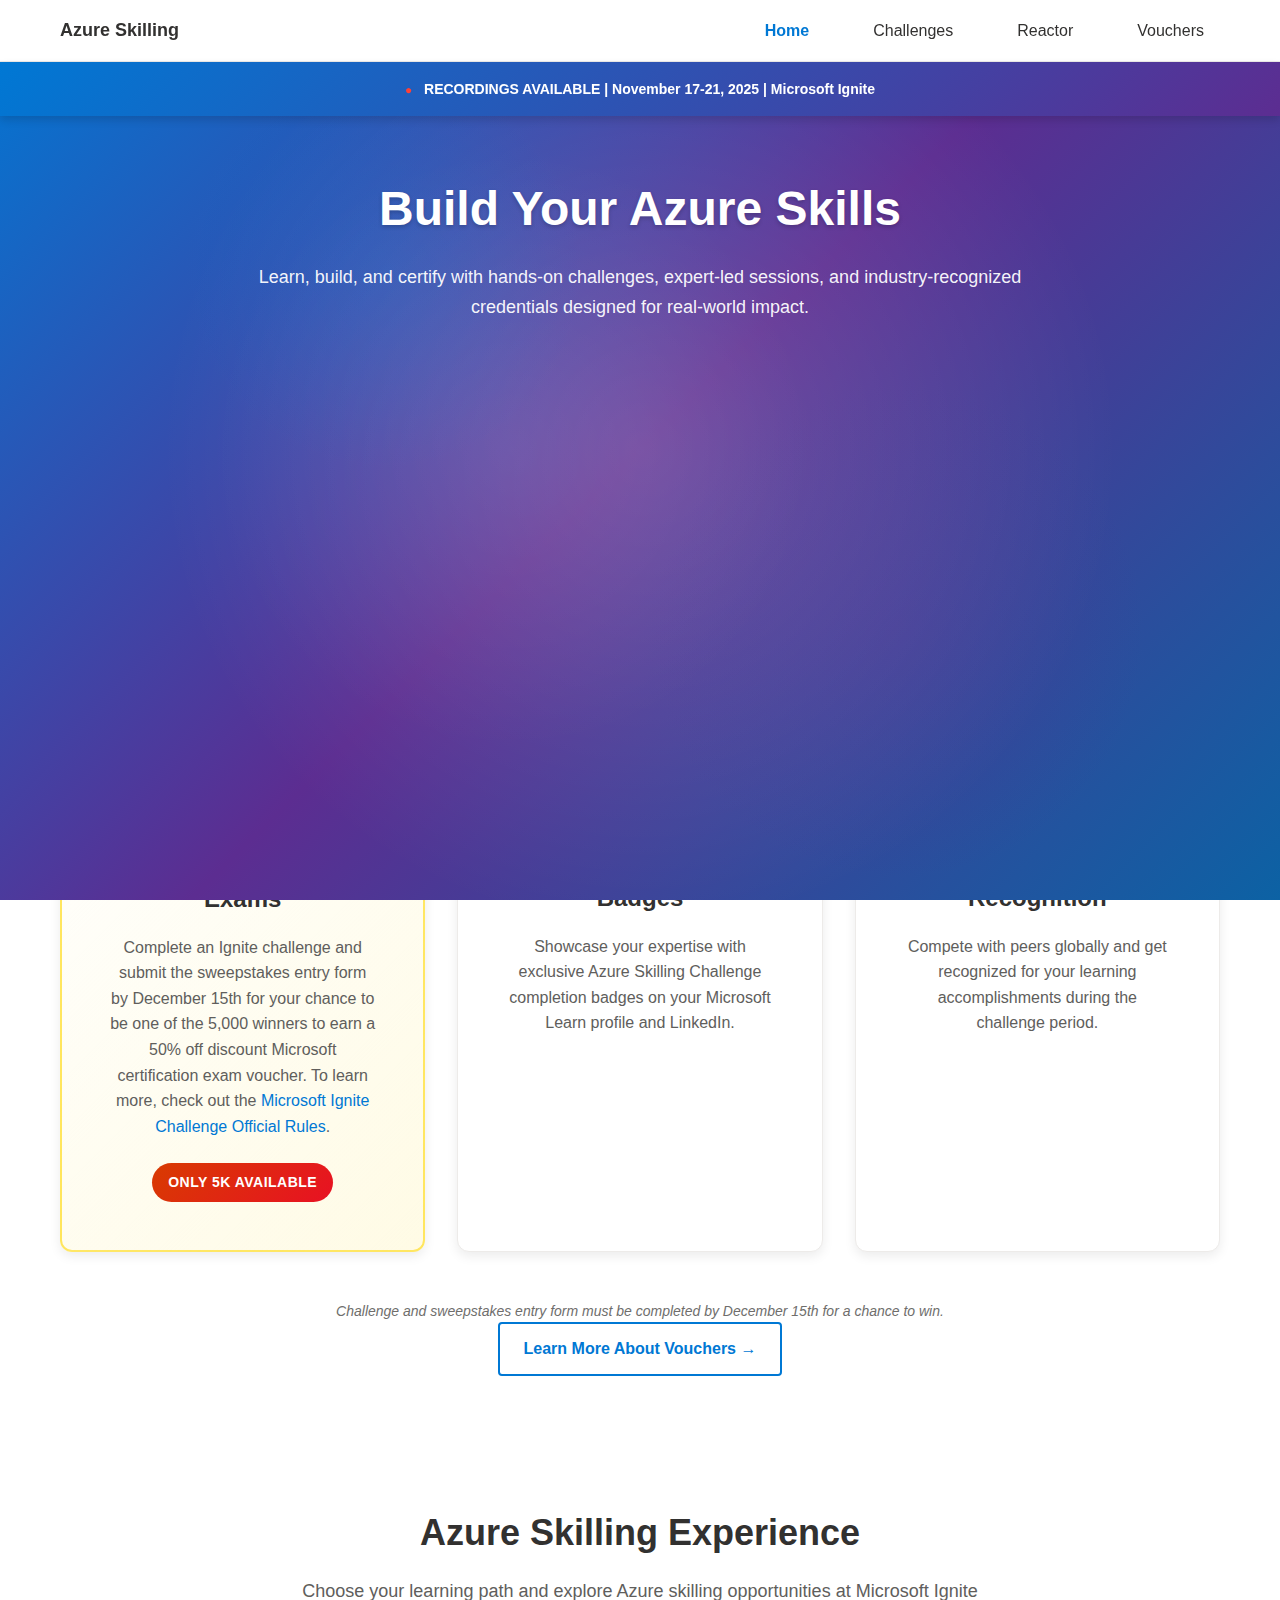
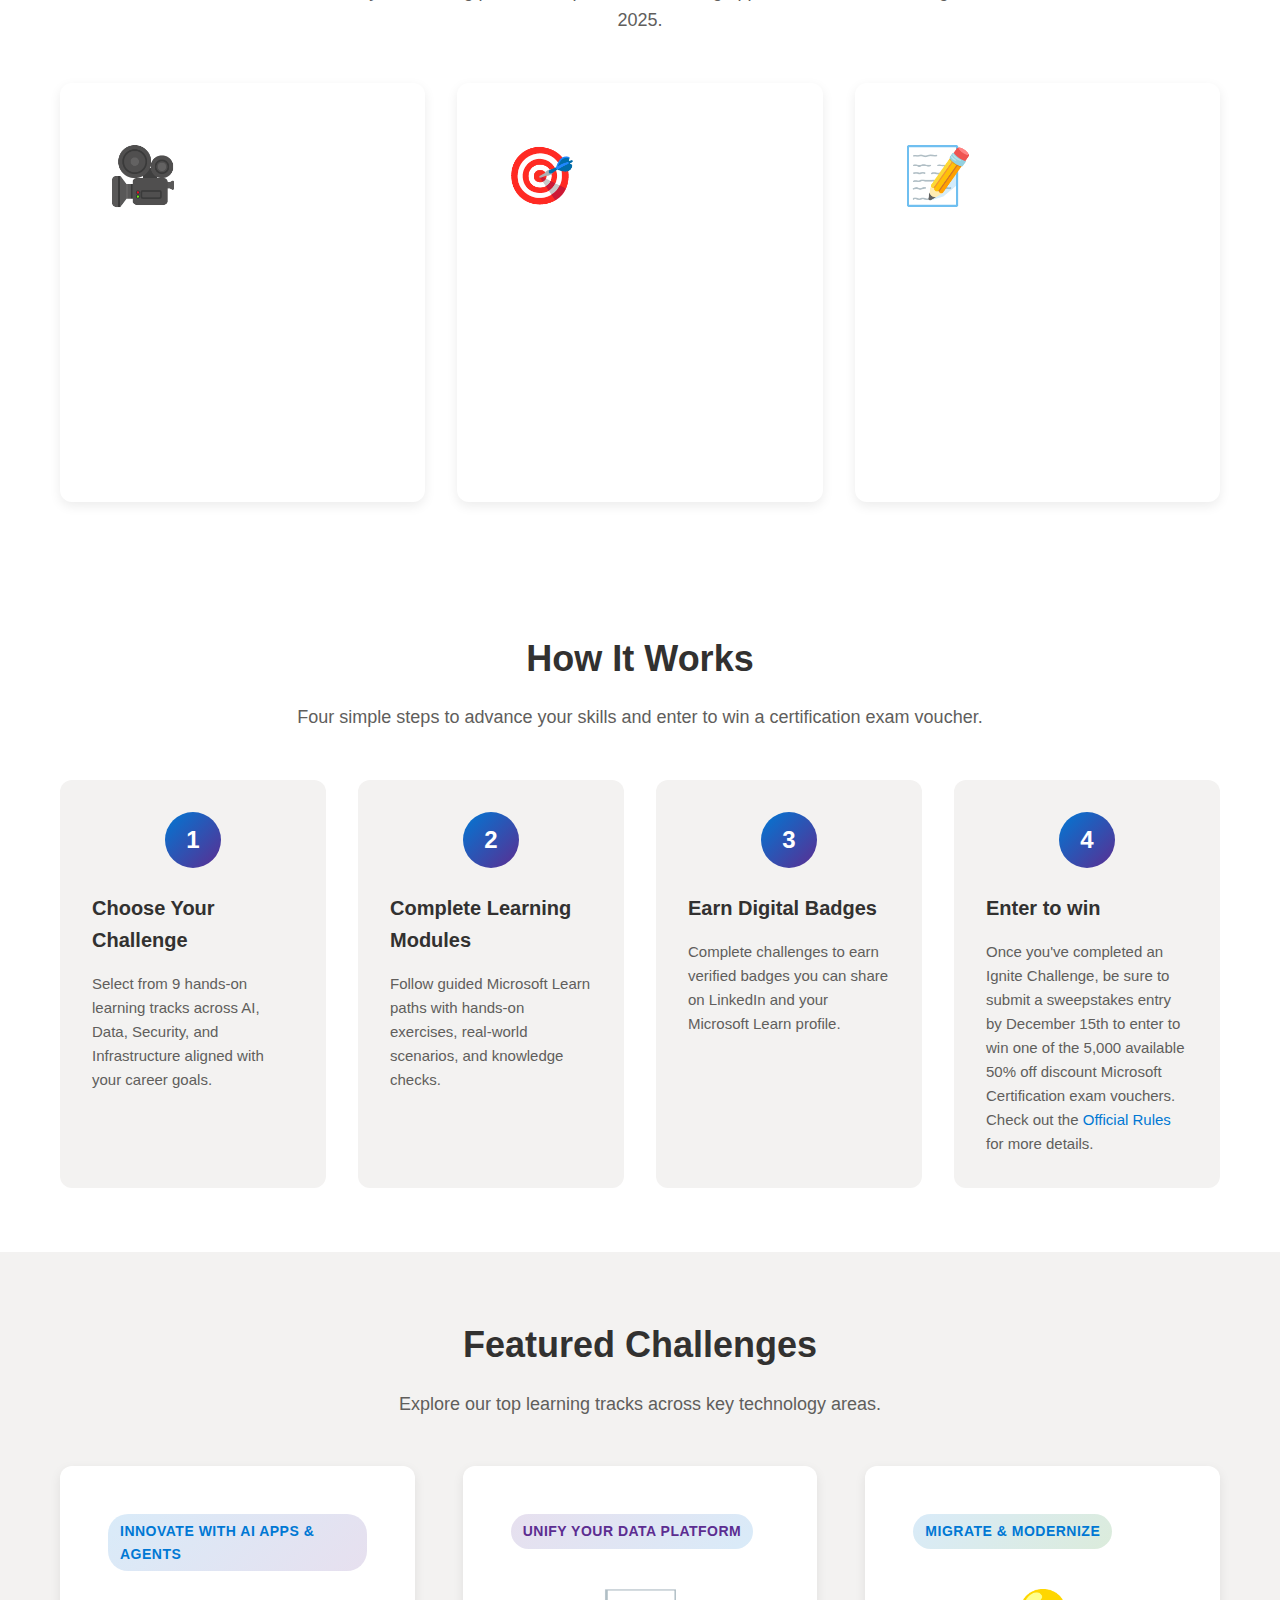
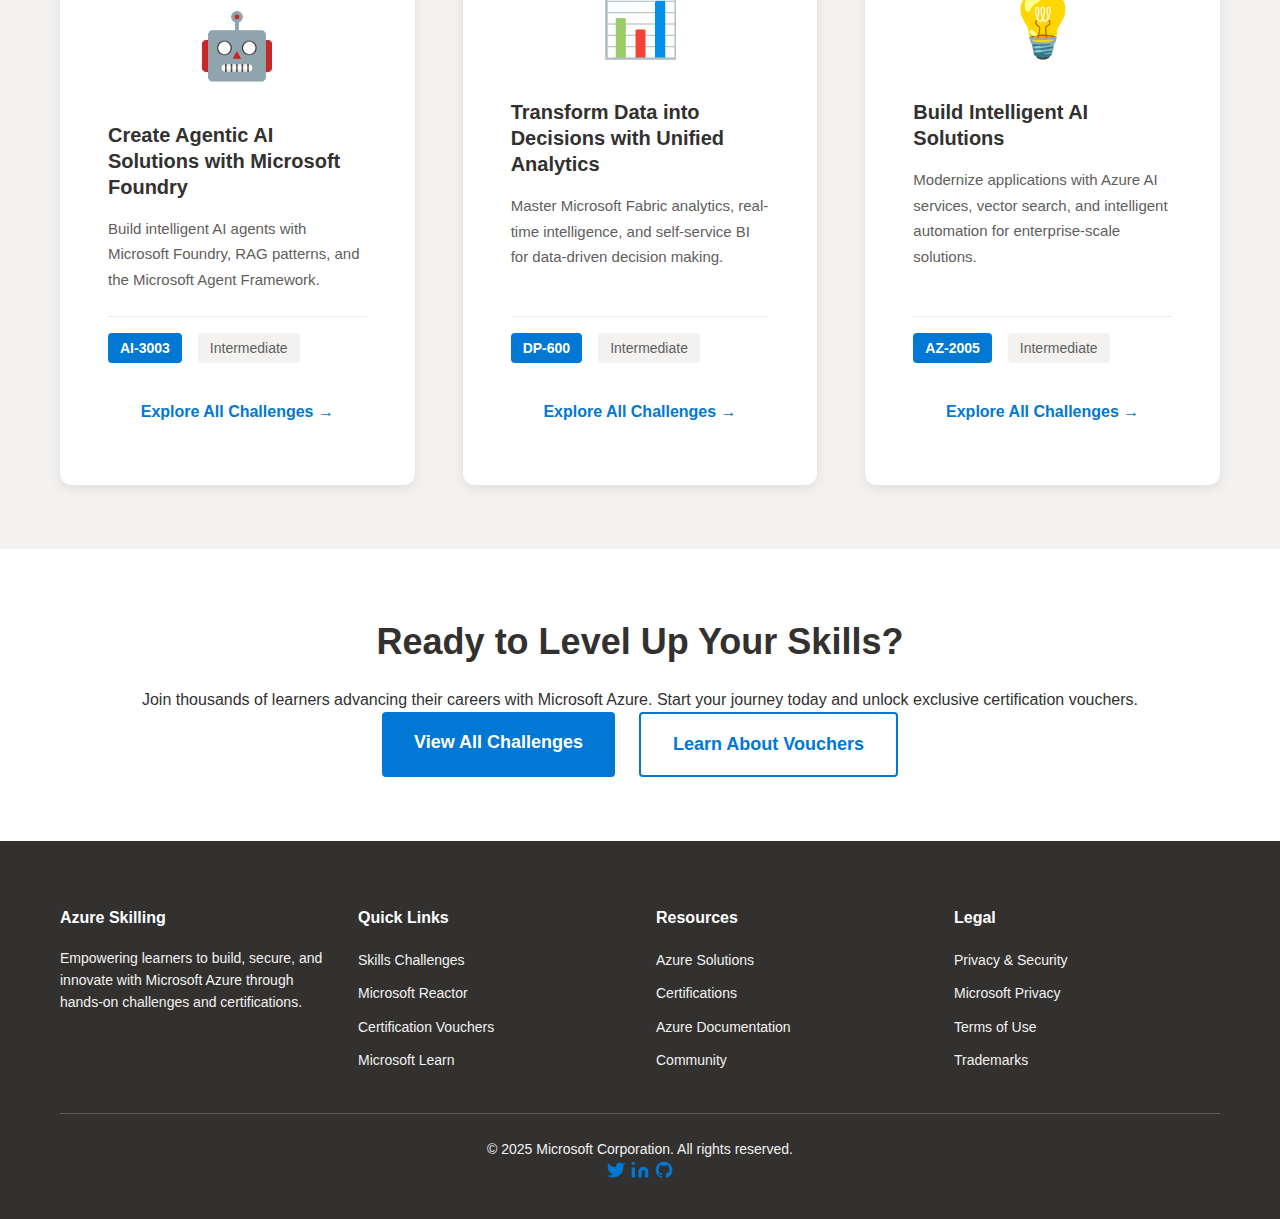
<file: index.html>
<!DOCTYPE html>
<html lang="en">
<head>
    <meta charset="UTF-8">
    <meta name="viewport" content="width=device-width, initial-scale=1.0">
    <meta name="description" content="Azure Skilling at Microsoft Ignite 2025. Explore hands-on challenges, expert-led Reactor sessions, certification vouchers, and the latest Azure innovations. Free learning paths across AI, Data, Security, and Infrastructure.">
    <meta name="keywords" content="Azure, Microsoft, Ignite, Skills Challenge, Cloud Learning, AI, Data, Security, Certification, Microsoft Learn">
    <meta name="author" content="Microsoft">
    <meta name="robots" content="index, follow">

    <!-- Open Graph / Social Media -->
    <meta property="og:type" content="website">
    <meta property="og:url" content="https://azure.github.io/azure-skilling-challenges-2025/">
    <meta property="og:title" content="Azure Skilling at Microsoft Ignite 2025">
    <meta property="og:description" content="Explore hands-on challenges, expert-led sessions, and certification opportunities at Microsoft Ignite 2025.">

    <!-- Favicon -->
    <link rel="icon" href="data:image/svg+xml,<svg xmlns=%22http://www.w3.org/2000/svg%22 viewBox=%220 0 100 100%22><text y=%22.9em%22 font-size=%2290%22>☁️</text></svg>">

    <title>Azure Skilling at Microsoft Ignite 2025 | Learn, Build, Certify</title>

    <link rel="stylesheet" href="styles.css">
</head>
<body>
    <!-- Navigation Bar -->
    <nav class="navbar" role="navigation" aria-label="Main navigation">
        <div class="container">
            <div class="nav-brand">
                <a href="index.html" class="nav-logo" aria-label="Azure Skilling Home">
                    <span class="nav-title">Azure Skilling</span>
                </a>
            </div>
            <ul class="nav-links">
                <li><a href="index.html" class="nav-link active">Home</a></li>
                <li><a href="challenges.html" class="nav-link">Challenges</a></li>
                <li><a href="reactor.html" class="nav-link">Reactor</a></li>
                <li><a href="vouchers.html" class="nav-link">Vouchers</a></li>
            </ul>
            <button class="nav-toggle" aria-label="Toggle navigation" aria-expanded="false">
                <span class="nav-toggle-icon"></span>
            </button>
        </div>
    </nav>

    <!-- Event Ribbon -->
    <div class="event-ribbon" role="banner">
        <div class="container">
            <span class="live-indicator" aria-label="Live event">●</span>
            <span class="event-text">LIVE | November 10 - December 15, 2025 | Microsoft Ignite</span>
        </div>
    </div>

    <!-- Hero Section -->
    <section class="hero" role="main">
        <div class="hero-banner"></div>
        <div class="container">
            <h1 class="hero-title">Build Your Azure Skills</h1>
            <p class="hero-subtitle">Learn, build, and certify with hands-on challenges, expert-led sessions, and industry-recognized credentials designed for real-world impact.</p>
        </div>
    </section>

    <!-- Vouchers Section -->
    <section class="vouchers">
        <div class="container">
            <h2 class="section-title">Complete Challenges, Earn Certification Vouchers</h2>
            <p class="section-subtitle">Finish challenges between November 10 - December 15, 2025 and unlock exclusive rewards to accelerate your career.</p>

            <div class="vouchers-grid">
                <div class="voucher-card featured">
                    <div class="voucher-icon">🎫</div>
                    <h3 class="voucher-title">50% Off Certification Exams</h3>
                    <p class="voucher-description">Complete an Ignite challenge and submit the sweepstakes entry form by December 15th for your chance to be one of the 5,000 winners to earn a 50% off discount Microsoft certification exam voucher. To learn more, check out the <a href="official-rules.html">Microsoft Ignite Challenge Official Rules</a>.</p>
                    <div class="voucher-badge">Only 5K Available</div>
                </div>

                <div class="voucher-card">
                    <div class="voucher-icon">🏆</div>
                    <h3 class="voucher-title">Digital Achievement Badges</h3>
                    <p class="voucher-description">Showcase your expertise with exclusive Azure Skilling Challenge completion badges on your Microsoft Learn profile and LinkedIn.</p>
                </div>

                <div class="voucher-card">
                    <div class="voucher-icon">⭐</div>
                    <h3 class="voucher-title">Leaderboard Recognition</h3>
                    <p class="voucher-description">Compete with peers globally and get recognized for your learning accomplishments during the challenge period.</p>
                </div>
            </div>

            <p class="vouchers-note">Challenge and sweepstakes entry form must be completed by December 15th for a chance to win.</p>

            <div class="vouchers-cta">
                <a href="vouchers.html" class="btn btn-secondary">Learn More About Vouchers →</a>
            </div>
        </div>
    </section>

    <!-- Azure Skilling Experience Section -->
    <section class="skilling-experience">
        <div class="hero-banner"></div>
        <div class="container">
            <h2 class="section-title">Azure Skilling Experience</h2>
            <p class="section-subtitle">Choose your learning path and explore Azure skilling opportunities at Microsoft Ignite 2025.</p>

            <div class="experience-grid">
                <!-- Reactor Tile -->
                <a href="reactor.html" class="experience-card reactor-card">
                    <div class="experience-content">
                        <div class="experience-icon">🎥</div>
                        <h3 class="experience-title">Microsoft Reactor</h3>
                        <p class="experience-description">Join live expert sessions, hands-on workshops, and community discussions. Learn from Microsoft engineers and industry experts.</p>
                        <span class="experience-cta">Explore Reactor →</span>
                    </div>
                </a>

                <!-- Challenges Tile -->
                <a href="challenges.html" class="experience-card challenges-card">
                    <div class="experience-content">
                        <div class="experience-icon">🎯</div>
                        <h3 class="experience-title">Skills Challenges</h3>
                        <p class="experience-description">Hands-on learning paths across AI, data, security, and infrastructure. Earn badges and prepare for certifications.</p>
                        <span class="experience-cta">View Challenges →</span>
                    </div>
                </a>

                <!-- Blog Tile -->
                <a href="https://aka.ms/Ignite25-SkillingBlog" class="experience-card blog-card" target="_blank" rel="noopener noreferrer">
                    <div class="experience-content">
                        <div class="experience-icon">📝</div>
                        <h3 class="experience-title">Azure Blog</h3>
                        <p class="experience-description">Latest insights, announcements, and technical deep-dives from the Azure team. Stay updated on new features and best practices.</p>
                        <span class="experience-cta">Read Blog →</span>
                    </div>
                </a>
            </div>
        </div>
    </section>

    <!-- How It Works Section -->
    <section class="how-it-works">
        <div class="container">
            <h2 class="section-title">How It Works</h2>
            <p class="section-subtitle">Four simple steps to advance your skills and enter to win a certification exam voucher.</p>

            <div class="steps-grid">
                <div class="step-card">
                    <div class="step-number">1</div>
                    <h3 class="step-title">Choose Your Challenge</h3>
                    <p class="step-description">Select from 9 hands-on learning tracks across AI, Data, Security, and Infrastructure aligned with your career goals.</p>
                </div>

                <div class="step-card">
                    <div class="step-number">2</div>
                    <h3 class="step-title">Complete Learning Modules</h3>
                    <p class="step-description">Follow guided Microsoft Learn paths with hands-on exercises, real-world scenarios, and knowledge checks.</p>
                </div>

                <div class="step-card">
                    <div class="step-number">3</div>
                    <h3 class="step-title">Earn Digital Badges</h3>
                    <p class="step-description">Complete challenges to earn verified badges you can share on LinkedIn and your Microsoft Learn profile.</p>
                </div>

                <div class="step-card">
                    <div class="step-number">4</div>
                    <h3 class="step-title">Enter to win</h3>
                    <p class="step-description">Once you've completed an Ignite Challenge, be sure to submit a sweepstakes entry by December 15th to enter to win one of the 5,000 available 50% off discount Microsoft Certification exam vouchers. Check out the <a href="official-rules.html">Official Rules</a> for more details.</p>
                </div>
            </div>
        </div>
    </section>

    <!-- Featured Challenges Section -->
    <section class="featured-challenges">
        <div class="hero-banner"></div>
        <div class="container">
            <h2 class="section-title">Featured Challenges</h2>
            <p class="section-subtitle">Explore our top learning tracks across key technology areas.</p>

            <div class="featured-grid">
                <!-- Featured Challenge 1: Innovate with AI Apps & Agents -->
                <article class="featured-card ai-featured">
                    <div class="featured-label">Innovate with AI Apps & Agents</div>
                    <div class="featured-emoji">🤖</div>
                    <h3 class="featured-title">Create Agentic AI Solutions with Microsoft Foundry</h3>
                    <p class="featured-desc">Build intelligent AI agents with Microsoft Foundry, RAG patterns, and the Microsoft Agent Framework.</p>
                    <div class="featured-meta">
                        <span class="featured-cert">AI-3003</span>
                        <span class="featured-level">Intermediate</span>
                    </div>
                    <a href="challenges.html" class="btn btn-featured">Explore All Challenges →</a>
                </article>

                <!-- Featured Challenge 2: Unify Your Data Platform -->
                <article class="featured-card data-featured">
                    <div class="featured-label">Unify Your Data Platform</div>
                    <div class="featured-emoji">📊</div>
                    <h3 class="featured-title">Transform Data into Decisions with Unified Analytics</h3>
                    <p class="featured-desc">Master Microsoft Fabric analytics, real-time intelligence, and self-service BI for data-driven decision making.</p>
                    <div class="featured-meta">
                        <span class="featured-cert">DP-600</span>
                        <span class="featured-level">Intermediate</span>
                    </div>
                    <a href="challenges.html" class="btn btn-featured">Explore All Challenges →</a>
                </article>

                <!-- Featured Challenge 3: Migrate & Modernize -->
                <article class="featured-card migrate-featured">
                    <div class="featured-label">Migrate & Modernize</div>
                    <div class="featured-emoji">💡</div>
                    <h3 class="featured-title">Build Intelligent AI Solutions</h3>
                    <p class="featured-desc">Modernize applications with Azure AI services, vector search, and intelligent automation for enterprise-scale solutions.</p>
                    <div class="featured-meta">
                        <span class="featured-cert">AZ-2005</span>
                        <span class="featured-level">Intermediate</span>
                    </div>
                    <a href="challenges.html" class="btn btn-featured">Explore All Challenges →</a>
                </article>
            </div>
        </div>
    </section>

    <!-- Ready to Level Up Section -->
    <section class="cta-section">
        <div class="container">
            <h2 class="cta-title">Ready to Level Up Your Skills?</h2>
            <p class="cta-description">Join thousands of learners advancing their careers with Microsoft Azure. Start your journey today and unlock exclusive certification vouchers.</p>
            <div class="cta-buttons">
                <a href="challenges.html" class="btn btn-primary btn-large">View All Challenges</a>
                <a href="vouchers.html" class="btn btn-secondary btn-large">Learn About Vouchers</a>
            </div>
        </div>
    </section>

    <!-- Footer -->
    <footer class="footer">
        <div class="container">
            <div class="footer-grid">
                <div class="footer-column">
                    <h4 class="footer-heading">Azure Skilling</h4>
                    <p class="footer-text">Empowering learners to build, secure, and innovate with Microsoft Azure through hands-on challenges and certifications.</p>
                </div>

                <div class="footer-column">
                    <h4 class="footer-heading">Quick Links</h4>
                    <ul class="footer-links">
                        <li><a href="challenges.html">Skills Challenges</a></li>
                        <li><a href="reactor.html">Microsoft Reactor</a></li>
                        <li><a href="vouchers.html">Certification Vouchers</a></li>
                        <li><a href="https://learn.microsoft.com" target="_blank" rel="noopener noreferrer">Microsoft Learn</a></li>
                    </ul>
                </div>

                <div class="footer-column">
                    <h4 class="footer-heading">Resources</h4>
                    <ul class="footer-links">
                        <li><a href="https://azure.microsoft.com/en-us/solutions/" target="_blank" rel="noopener noreferrer">Azure Solutions</a></li>
                        <li><a href="https://learn.microsoft.com/en-us/certifications/" target="_blank" rel="noopener noreferrer">Certifications</a></li>
                        <li><a href="https://docs.microsoft.com/en-us/azure/" target="_blank" rel="noopener noreferrer">Azure Documentation</a></li>
                        <li><a href="https://azure.microsoft.com/en-us/community/" target="_blank" rel="noopener noreferrer">Community</a></li>
                    </ul>
                </div>

                <div class="footer-column">
                    <h4 class="footer-heading">Legal</h4>
                    <ul class="footer-links">
                        <li><a href="privacy.html">Privacy & Security</a></li>
                        <li><a href="https://privacy.microsoft.com/en-us/privacystatement" target="_blank" rel="noopener noreferrer">Microsoft Privacy</a></li>
                        <li><a href="https://www.microsoft.com/en-us/legal/terms-of-use" target="_blank" rel="noopener noreferrer">Terms of Use</a></li>
                        <li><a href="https://www.microsoft.com/en-us/legal/intellectualproperty/trademarks" target="_blank" rel="noopener noreferrer">Trademarks</a></li>
                    </ul>
                </div>
            </div>

            <div class="footer-bottom">
                <p class="footer-copyright">&copy; 2025 Microsoft Corporation. All rights reserved.</p>
                <div class="footer-social">
                    <a href="https://twitter.com/Azure" target="_blank" rel="noopener noreferrer" aria-label="Azure on Twitter">
                        <svg width="20" height="20" fill="currentColor" viewBox="0 0 24 24"><path d="M23 3a10.9 10.9 0 01-3.14 1.53 4.48 4.48 0 00-7.86 3v1A10.66 10.66 0 013 4s-4 9 5 13a11.64 11.64 0 01-7 2c9 5 20 0 20-11.5a4.5 4.5 0 00-.08-.83A7.72 7.72 0 0023 3z"></path></svg>
                    </a>
                    <a href="https://www.linkedin.com/showcase/microsoft-azure" target="_blank" rel="noopener noreferrer" aria-label="Azure on LinkedIn">
                        <svg width="20" height="20" fill="currentColor" viewBox="0 0 24 24"><path d="M16 8a6 6 0 016 6v7h-4v-7a2 2 0 00-2-2 2 2 0 00-2 2v7h-4v-7a6 6 0 016-6zM2 9h4v12H2z"></path><circle cx="4" cy="4" r="2"></circle></svg>
                    </a>
                    <a href="https://github.com/Azure" target="_blank" rel="noopener noreferrer" aria-label="Azure on GitHub">
                        <svg width="20" height="20" fill="currentColor" viewBox="0 0 24 24"><path d="M12 2A10 10 0 002 12c0 4.42 2.87 8.17 6.84 9.5.5.08.66-.23.66-.5v-1.69c-2.77.6-3.36-1.34-3.36-1.34-.46-1.16-1.11-1.47-1.11-1.47-.91-.62.07-.6.07-.6 1 .07 1.53 1.03 1.53 1.03.87 1.52 2.34 1.07 2.91.83.09-.65.35-1.09.63-1.34-2.22-.25-4.55-1.11-4.55-4.92 0-1.11.38-2 1.03-2.71-.1-.25-.45-1.29.1-2.64 0 0 .84-.27 2.75 1.02.79-.22 1.65-.33 2.5-.33.85 0 1.71.11 2.5.33 1.91-1.29 2.75-1.02 2.75-1.02.55 1.35.2 2.39.1 2.64.65.71 1.03 1.6 1.03 2.71 0 3.82-2.34 4.66-4.57 4.91.36.31.69.92.69 1.85V21c0 .27.16.59.67.5C19.14 20.16 22 16.42 22 12A10 10 0 0012 2z"></path></svg>
                    </a>
                </div>
            </div>
        </div>
    </footer>

    <script src="script.js"></script>
</body>
</html>
</file>
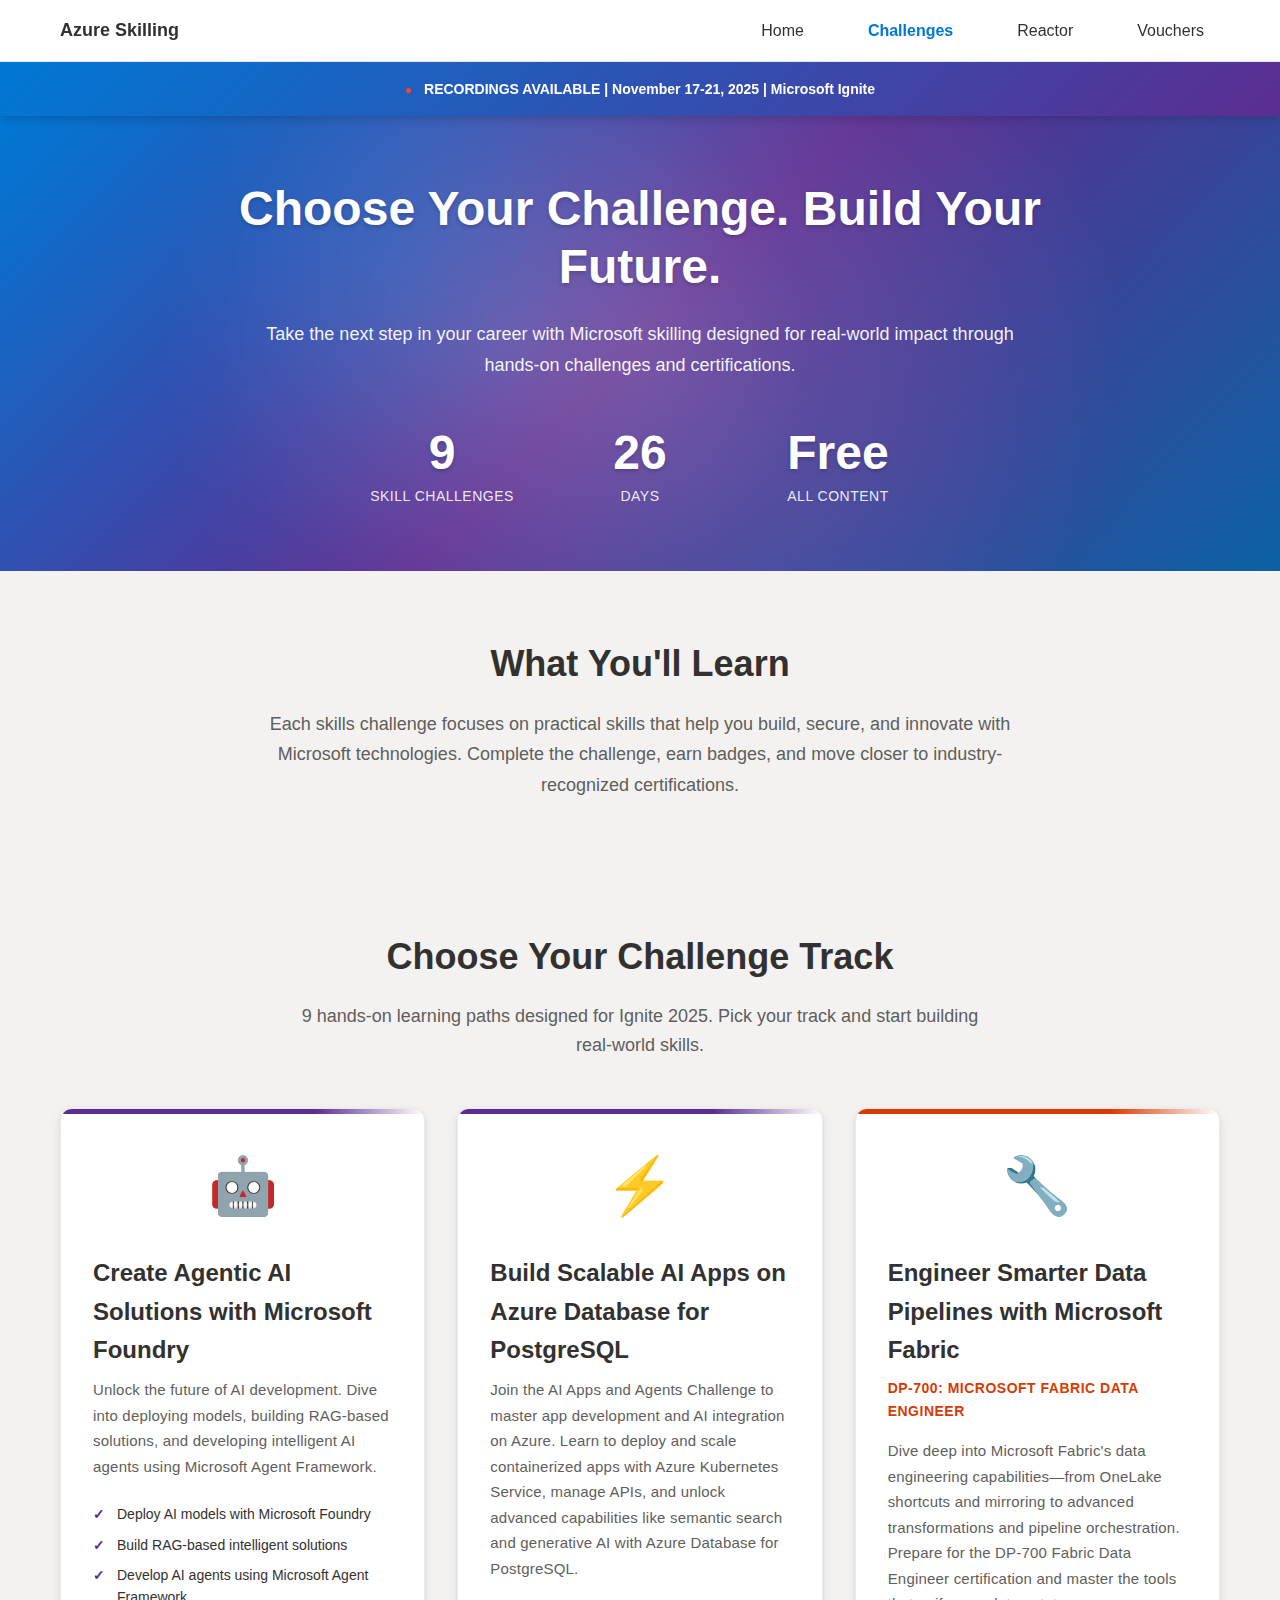
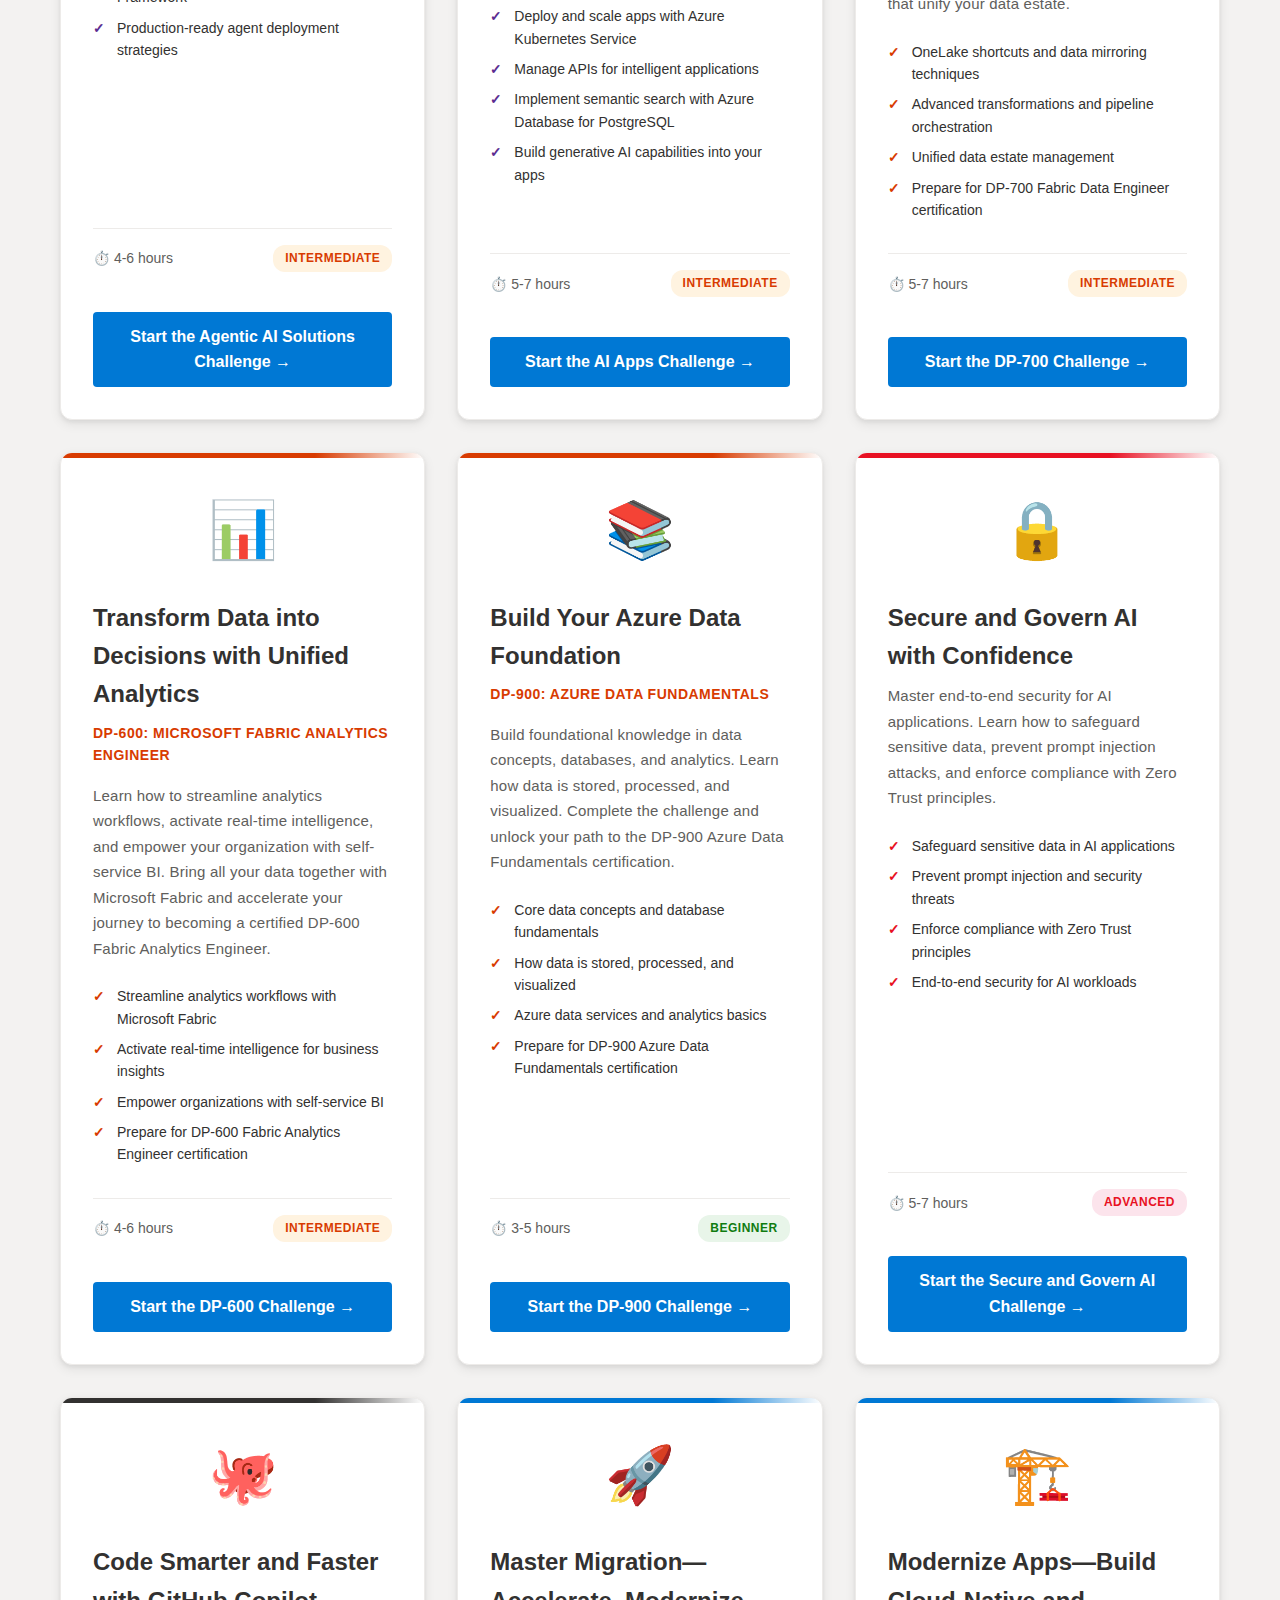
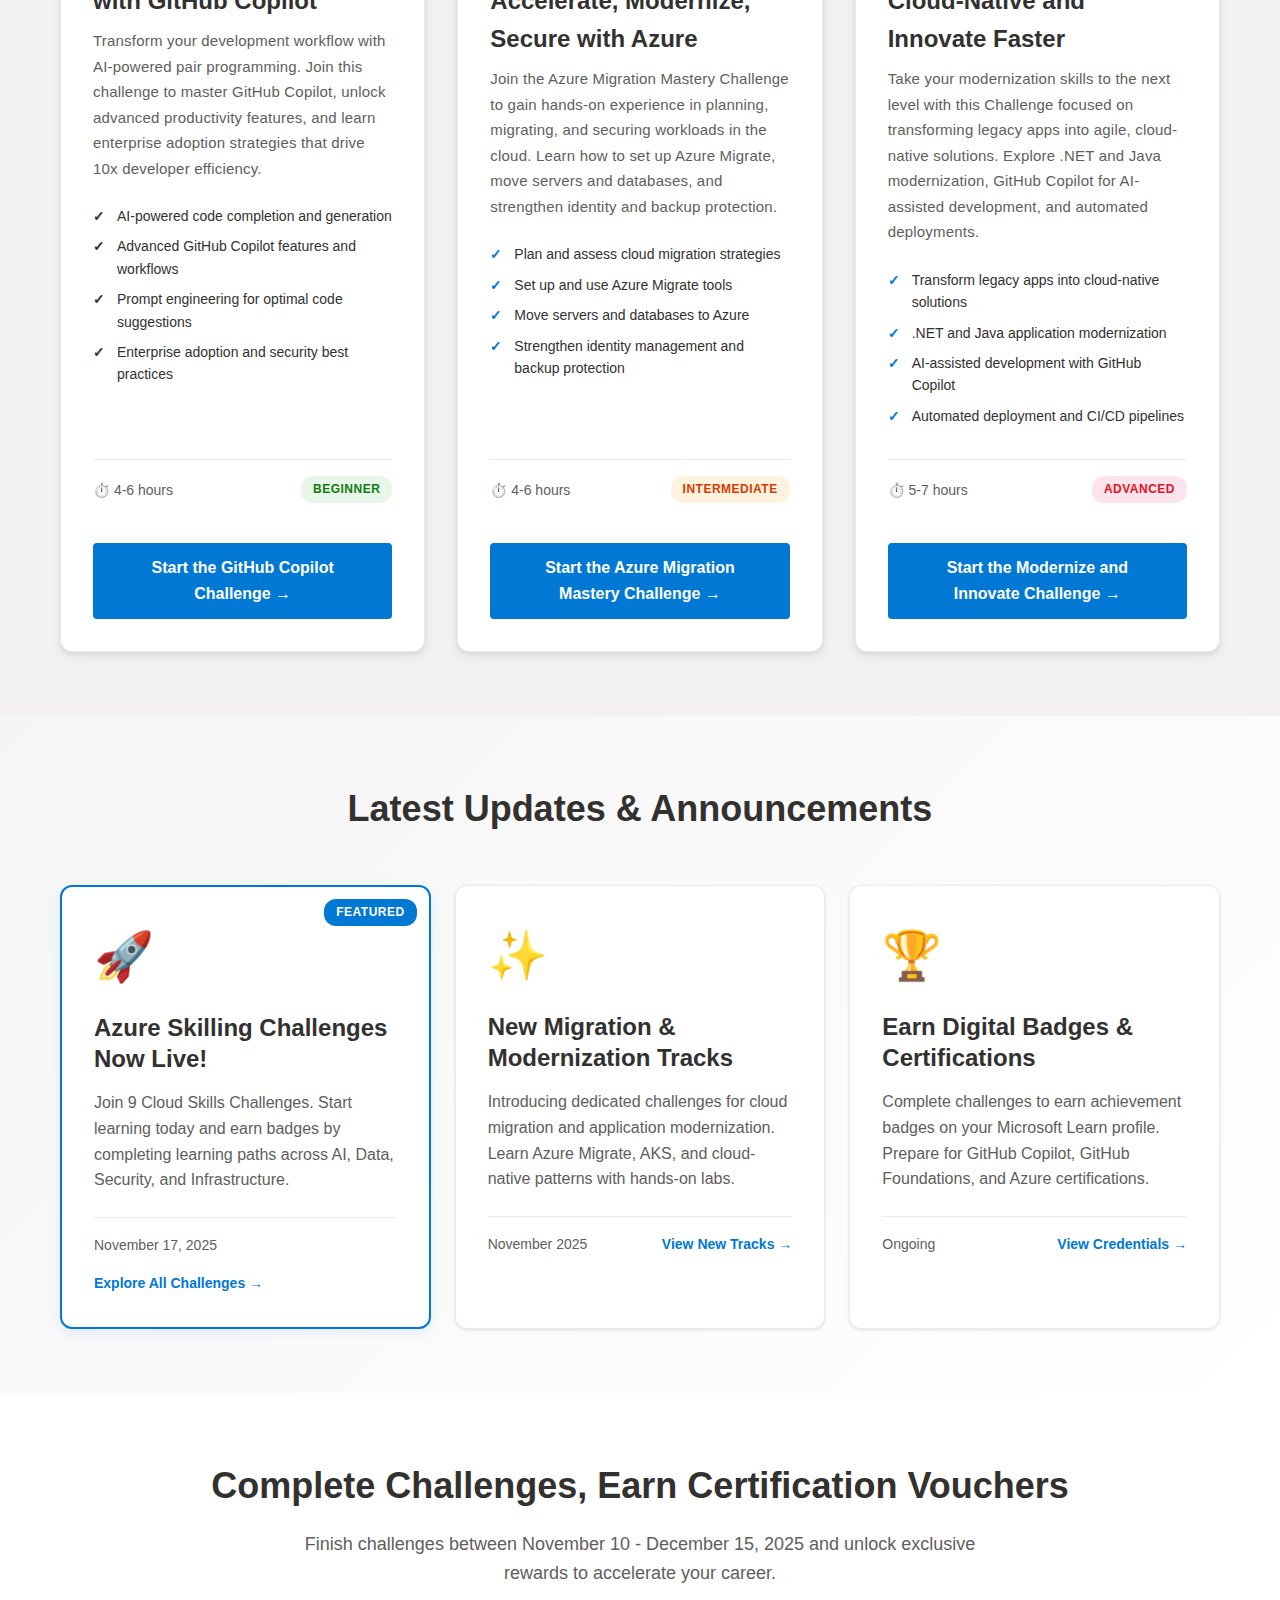
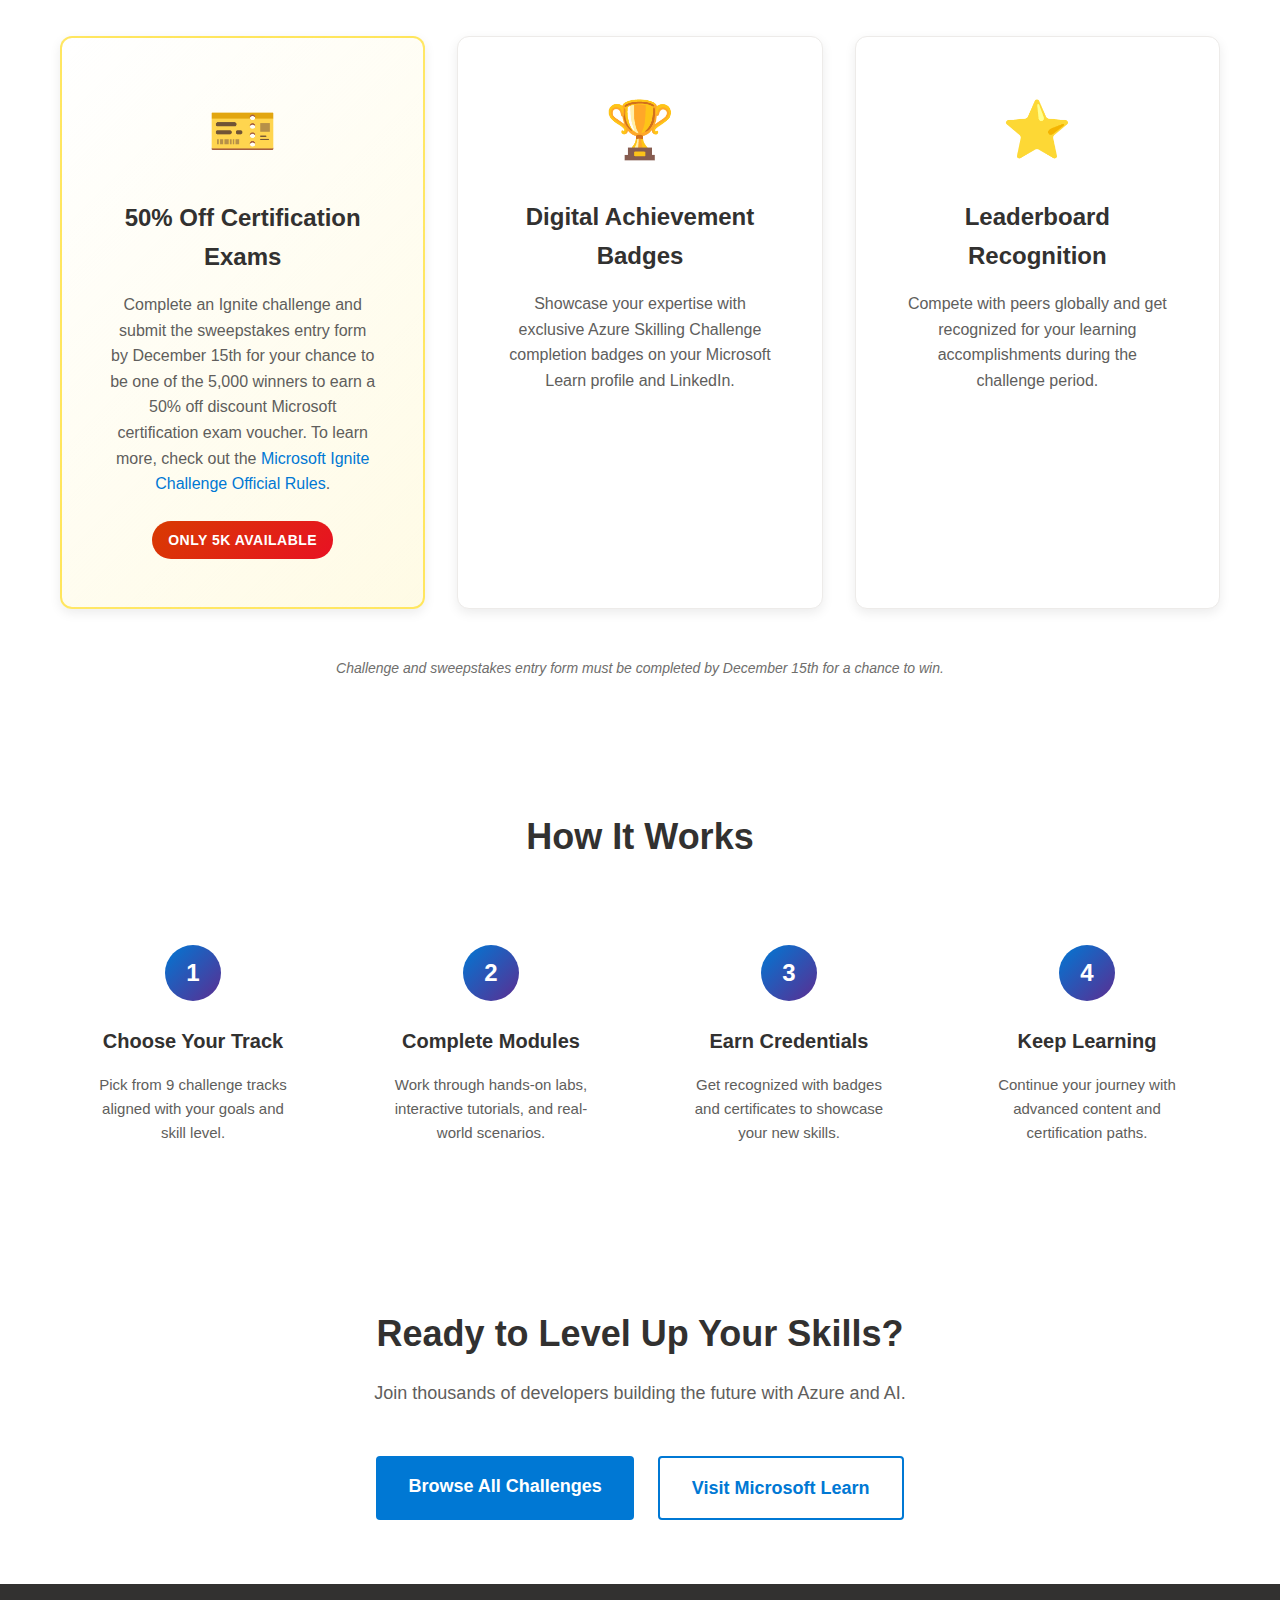
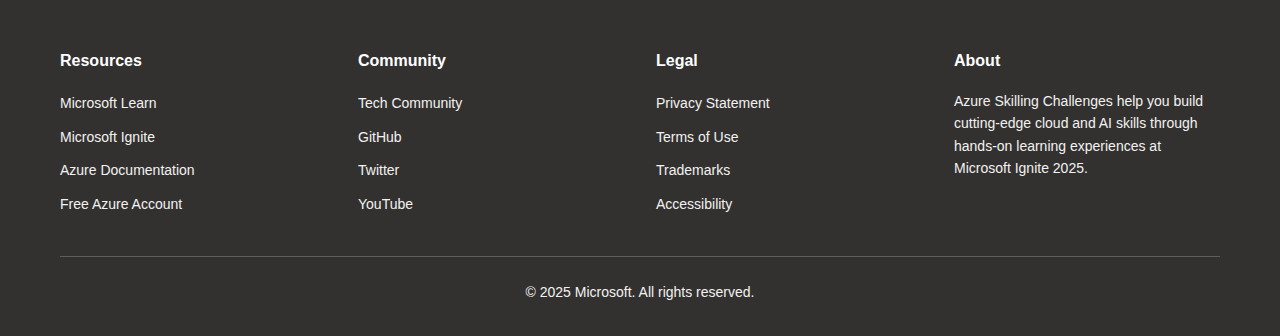
<file: challenges.html>
<!DOCTYPE html>
<html lang="en">
<head>
    <meta charset="UTF-8">
    <meta name="viewport" content="width=device-width, initial-scale=1.0">
    <meta name="description" content="Join Microsoft Ignite 2025 Azure Skilling Challenges. 9 hands-on challenge tracks across AI, Data, Security, Migration, and GitHub. Free learning paths, badges, and certification prep. Nov 10 - Dec 5, 2025.">
    <meta name="keywords" content="Microsoft Ignite, Azure, AI, Cloud Skills, Learning Challenges, Azure OpenAI, GitHub Copilot, Microsoft Fabric, Migration, Modernization">

    <!-- Open Graph / Social Media -->
    <meta property="og:type" content="website">
    <meta property="og:url" content="https://azure.github.io/azure-skilling-challenges-2025/">
    <meta property="og:title" content="Build AI & Cloud Skills Fast with Azure Skilling Challenges">
    <meta property="og:description" content="Join developers worldwide at Microsoft Ignite 2025. 9 challenges, Nov 10 - Dec 5, free content. Level up your Azure and AI skills.">
    <meta property="og:image" content="https://azure.github.io/azure-skilling-challenges-2025/og-image.png">

    <!-- Twitter -->
    <meta name="twitter:card" content="summary_large_image">
    <meta name="twitter:title" content="Build AI & Cloud Skills Fast with Azure Skilling Challenges">
    <meta name="twitter:description" content="Join developers worldwide at Microsoft Ignite 2025. 9 challenges, Nov 10 - Dec 5, free content.">

    <title>Microsoft Ignite 2025 Azure Skilling Challenges | 9 Free Learning Tracks</title>
    <link rel="stylesheet" href="styles.css">
    <link rel="icon" type="image/png" href="data:image/svg+xml,<svg xmlns=%22http://www.w3.org/2000/svg%22 viewBox=%220 0 100 100%22><text y=%22.9em%22 font-size=%2290%22>🚀</text></svg>">
</head>
<body>
    <!-- Navigation Bar -->
    <nav class="navbar" role="navigation" aria-label="Main navigation">
        <div class="container">
            <div class="nav-brand">
                <a href="index.html" class="nav-logo" aria-label="Azure Skilling Home">
                    <span class="nav-title">Azure Skilling</span>
                </a>
            </div>
            <ul class="nav-links">
                <li><a href="index.html" class="nav-link">Home</a></li>
                <li><a href="challenges.html" class="nav-link active">Challenges</a></li>
                <li><a href="reactor.html" class="nav-link">Reactor</a></li>
                <li><a href="vouchers.html" class="nav-link">Vouchers</a></li>
            </ul>
            <button class="nav-toggle" aria-label="Toggle navigation" aria-expanded="false">
                <span class="nav-toggle-icon"></span>
            </button>
        </div>
    </nav>

    <!-- Event Ribbon -->
    <div class="event-ribbon" role="banner">
        <div class="container">
            <span class="live-indicator" aria-label="Live event">●</span>
            <span class="event-text">LIVE | November 10 - December 15, 2025 | Microsoft Ignite</span>
        </div>
    </div>

    <!-- Hero Section -->
    <section class="hero" role="main">
        <div class="hero-banner"></div>
        <div class="container">
            <h1 class="hero-title">Choose Your Challenge. Build Your Future.</h1>
            <p class="hero-subtitle">Take the next step in your career with Microsoft skilling designed for real-world impact through hands-on challenges and certifications.</p>

            <div class="hero-stats">
                <div class="stat">
                    <div class="stat-number">9</div>
                    <div class="stat-label">Skill Challenges</div>
                </div>
                <div class="stat">
                    <div class="stat-number">26</div>
                    <div class="stat-label">Days</div>
                </div>
                <div class="stat">
                    <div class="stat-number">Free</div>
                    <div class="stat-label">All Content</div>
                </div>
            </div>
        </div>
    </section>

    <!-- What You'll Learn Section -->
    <section class="what-you-learn">
        <div class="container">
            <h2 class="section-title">What You'll Learn</h2>
            <p class="section-subtitle">Each skills challenge focuses on practical skills that help you build, secure, and innovate with Microsoft technologies. Complete the challenge, earn badges, and move closer to industry-recognized certifications.</p>
        </div>
    </section>

    <!-- Challenges Grid -->
    <section class="challenges" id="challenges">
        <div class="container">
            <h2 class="section-title">Choose Your Challenge Track</h2>
            <p class="section-subtitle">9 hands-on learning paths designed for Ignite 2025. Pick your track and start building real-world skills.</p>

            <div class="challenges-grid">
                <!-- Challenge 1: Agentic AI Solutions -->
                <article class="challenge-card ai-card" data-challenge="ai-agents">
                    <div class="challenge-icon">🤖</div>
                    <h3 class="challenge-title">Create Agentic AI Solutions with Microsoft Foundry</h3>
                    <p class="challenge-description">Unlock the future of AI development. Dive into deploying models, building RAG-based solutions, and developing intelligent AI agents using Microsoft Agent Framework.</p>

                    <ul class="challenge-features" aria-label="What you'll learn">
                        <li>Deploy AI models with Microsoft Foundry</li>
                        <li>Build RAG-based intelligent solutions</li>
                        <li>Develop AI agents using Microsoft Agent Framework</li>
                        <li>Production-ready agent deployment strategies</li>
                    </ul>

                    <div class="challenge-meta">
                        <span class="time-estimate" aria-label="Time estimate">⏱️ 4-6 hours</span>
                        <span class="difficulty intermediate" aria-label="Difficulty level">Intermediate</span>
                    </div>

                    <a href="https://aka.ms/IgniteAIAgentsChallenge?wt.mc_id=ignite25_skilling_webpage" class="btn btn-primary challenge-cta" data-challenge-name="Agentic AI Solutions" target="_blank" rel="noopener noreferrer">
                        Start the Agentic AI Solutions Challenge →
                    </a>
                </article>

                <!-- Challenge 2: AI Apps -->
                <article class="challenge-card ai-card" data-challenge="ai-apps">
                    <div class="challenge-icon">⚡</div>
                    <h3 class="challenge-title">Build Scalable AI Apps on Azure Database for PostgreSQL</h3>
                    <p class="challenge-description">Join the AI Apps and Agents Challenge to master app development and AI integration on Azure. Learn to deploy and scale containerized apps with Azure Kubernetes Service, manage APIs, and unlock advanced capabilities like semantic search and generative AI with Azure Database for PostgreSQL.</p>

                    <ul class="challenge-features" aria-label="What you'll learn">
                        <li>Deploy and scale apps with Azure Kubernetes Service</li>
                        <li>Manage APIs for intelligent applications</li>
                        <li>Implement semantic search with Azure Database for PostgreSQL</li>
                        <li>Build generative AI capabilities into your apps</li>
                    </ul>

                    <div class="challenge-meta">
                        <span class="time-estimate" aria-label="Time estimate">⏱️ 5-7 hours</span>
                        <span class="difficulty intermediate" aria-label="Difficulty level">Intermediate</span>
                    </div>

                    <a href="https://aka.ms/IgniteAIAppsChallenge?wt.mc_id=ignite25_skilling_webpage" class="btn btn-primary challenge-cta" data-challenge-name="AI Apps" target="_blank" rel="noopener noreferrer">
                        Start the AI Apps Challenge →
                    </a>
                </article>

                <!-- Challenge 3: DP-700 Fabric Data Engineer -->
                <article class="challenge-card data-card" data-challenge="fabric-data-engineer">
                    <div class="challenge-icon">🔧</div>
                    <h3 class="challenge-title">Engineer Smarter Data Pipelines with Microsoft Fabric</h3>
                    <h4 class="challenge-subtitle">DP-700: Microsoft Fabric Data Engineer</h4>
                    <p class="challenge-description">Dive deep into Microsoft Fabric's data engineering capabilities—from OneLake shortcuts and mirroring to advanced transformations and pipeline orchestration. Prepare for the DP-700 Fabric Data Engineer certification and master the tools that unify your data estate.</p>

                    <ul class="challenge-features" aria-label="What you'll learn">
                        <li>OneLake shortcuts and data mirroring techniques</li>
                        <li>Advanced transformations and pipeline orchestration</li>
                        <li>Unified data estate management</li>
                        <li>Prepare for DP-700 Fabric Data Engineer certification</li>
                    </ul>

                    <div class="challenge-meta">
                        <span class="time-estimate" aria-label="Time estimate">⏱️ 5-7 hours</span>
                        <span class="difficulty intermediate" aria-label="Difficulty level">Intermediate</span>
                    </div>

                    <a href="https://aka.ms/Ignite-FabricDataEngineerChallenge?wt.mc_id=ignite25_skilling_webpage" class="btn btn-primary challenge-cta" data-challenge-name="DP-700 Fabric Data Engineer" target="_blank" rel="noopener noreferrer">
                        Start the DP-700 Challenge →
                    </a>
                </article>

                <!-- Challenge 4: DP-600 Fabric Analytics Engineer -->
                <article class="challenge-card data-card" data-challenge="fabric-data-analytics">
                    <div class="challenge-icon">📊</div>
                    <h3 class="challenge-title">Transform Data into Decisions with Unified Analytics</h3>
                    <h4 class="challenge-subtitle">DP-600: Microsoft Fabric Analytics Engineer</h4>
                    <p class="challenge-description">Learn how to streamline analytics workflows, activate real-time intelligence, and empower your organization with self-service BI. Bring all your data together with Microsoft Fabric and accelerate your journey to becoming a certified DP-600 Fabric Analytics Engineer.</p>

                    <ul class="challenge-features" aria-label="What you'll learn">
                        <li>Streamline analytics workflows with Microsoft Fabric</li>
                        <li>Activate real-time intelligence for business insights</li>
                        <li>Empower organizations with self-service BI</li>
                        <li>Prepare for DP-600 Fabric Analytics Engineer certification</li>
                    </ul>

                    <div class="challenge-meta">
                        <span class="time-estimate" aria-label="Time estimate">⏱️ 4-6 hours</span>
                        <span class="difficulty intermediate" aria-label="Difficulty level">Intermediate</span>
                    </div>

                    <a href="https://aka.ms/Ignite-FabricDataAnalyticsChallenge?wt.mc_id=ignite25_skilling_webpage" class="btn btn-primary challenge-cta" data-challenge-name="DP-600 Fabric Analytics" target="_blank" rel="noopener noreferrer">
                        Start the DP-600 Challenge →
                    </a>
                </article>

                <!-- Challenge 5: DP-900 Azure Data Fundamentals -->
                <article class="challenge-card data-card" data-challenge="data-fundamentals">
                    <div class="challenge-icon">📚</div>
                    <h3 class="challenge-title">Build Your Azure Data Foundation</h3>
                    <h4 class="challenge-subtitle">DP-900: Azure Data Fundamentals</h4>
                    <p class="challenge-description">Build foundational knowledge in data concepts, databases, and analytics. Learn how data is stored, processed, and visualized. Complete the challenge and unlock your path to the DP-900 Azure Data Fundamentals certification.</p>

                    <ul class="challenge-features" aria-label="What you'll learn">
                        <li>Core data concepts and database fundamentals</li>
                        <li>How data is stored, processed, and visualized</li>
                        <li>Azure data services and analytics basics</li>
                        <li>Prepare for DP-900 Azure Data Fundamentals certification</li>
                    </ul>

                    <div class="challenge-meta">
                        <span class="time-estimate" aria-label="Time estimate">⏱️ 3-5 hours</span>
                        <span class="difficulty beginner" aria-label="Difficulty level">Beginner</span>
                    </div>

                    <a href="https://aka.ms/Ignite-DataFundamentalsChallenge?wt.mc_id=ignite25_skilling_webpage" class="btn btn-primary challenge-cta" data-challenge-name="DP-900 Data Fundamentals" target="_blank" rel="noopener noreferrer">
                        Start the DP-900 Challenge →
                    </a>
                </article>

                <!-- Challenge 6: Secure and Govern AI -->
                <article class="challenge-card security-card" data-challenge="ai-security">
                    <div class="challenge-icon">🔒</div>
                    <h3 class="challenge-title">Secure and Govern AI with Confidence</h3>
                    <p class="challenge-description">Master end-to-end security for AI applications. Learn how to safeguard sensitive data, prevent prompt injection attacks, and enforce compliance with Zero Trust principles.</p>

                    <ul class="challenge-features" aria-label="What you'll learn">
                        <li>Safeguard sensitive data in AI applications</li>
                        <li>Prevent prompt injection and security threats</li>
                        <li>Enforce compliance with Zero Trust principles</li>
                        <li>End-to-end security for AI workloads</li>
                    </ul>

                    <div class="challenge-meta">
                        <span class="time-estimate" aria-label="Time estimate">⏱️ 5-7 hours</span>
                        <span class="difficulty advanced" aria-label="Difficulty level">Advanced</span>
                    </div>

                    <a href="https://aka.ms/IgniteSecureGovernAIChallenge?wt.mc_id=ignite25_skilling_webpage" class="btn btn-primary challenge-cta" data-challenge-name="Secure and Govern AI" target="_blank" rel="noopener noreferrer">
                        Start the Secure and Govern AI Challenge →
                    </a>
                </article>

                <!-- Challenge 7: GitHub Copilot -->
                <article class="challenge-card github-card" data-challenge="github-copilot">
                    <div class="challenge-icon">🐙</div>
                    <h3 class="challenge-title">Code Smarter and Faster with GitHub Copilot</h3>
                    <p class="challenge-description">Transform your development workflow with AI-powered pair programming. Join this challenge to master GitHub Copilot, unlock advanced productivity features, and learn enterprise adoption strategies that drive 10x developer efficiency.</p>

                    <ul class="challenge-features" aria-label="What you'll learn">
                        <li>AI-powered code completion and generation</li>
                        <li>Advanced GitHub Copilot features and workflows</li>
                        <li>Prompt engineering for optimal code suggestions</li>
                        <li>Enterprise adoption and security best practices</li>
                    </ul>

                    <div class="challenge-meta">
                        <span class="time-estimate" aria-label="Time estimate">⏱️ 4-6 hours</span>
                        <span class="difficulty beginner" aria-label="Difficulty level">Beginner</span>
                    </div>

                    <a href="https://aka.ms/IgniteAIDevSkillingChallenge?wt.mc_id=ignite25_skilling_webpage" class="btn btn-primary challenge-cta" data-challenge-name="GitHub Copilot" target="_blank" rel="noopener noreferrer">
                        Start the GitHub Copilot Challenge →
                    </a>
                </article>

                <!-- Challenge 8: Azure Migration Mastery -->
                <article class="challenge-card infra-card" data-challenge="migrate">
                    <div class="challenge-icon">🚀</div>
                    <h3 class="challenge-title">Master Migration—Accelerate, Modernize, Secure with Azure</h3>
                    <p class="challenge-description">Join the Azure Migration Mastery Challenge to gain hands-on experience in planning, migrating, and securing workloads in the cloud. Learn how to set up Azure Migrate, move servers and databases, and strengthen identity and backup protection.</p>

                    <ul class="challenge-features" aria-label="What you'll learn">
                        <li>Plan and assess cloud migration strategies</li>
                        <li>Set up and use Azure Migrate tools</li>
                        <li>Move servers and databases to Azure</li>
                        <li>Strengthen identity management and backup protection</li>
                    </ul>

                    <div class="challenge-meta">
                        <span class="time-estimate" aria-label="Time estimate">⏱️ 4-6 hours</span>
                        <span class="difficulty intermediate" aria-label="Difficulty level">Intermediate</span>
                    </div>

                    <a href="https://aka.ms/IgniteMigrateChallenge?wt.mc_id=ignite25_skilling_webpage" class="btn btn-primary challenge-cta" data-challenge-name="Azure Migration Mastery" target="_blank" rel="noopener noreferrer">
                        Start the Azure Migration Mastery Challenge →
                    </a>
                </article>

                <!-- Challenge 9: Modernize and Innovate -->
                <article class="challenge-card infra-card" data-challenge="modernize">
                    <div class="challenge-icon">🏗️</div>
                    <h3 class="challenge-title">Modernize Apps—Build Cloud-Native and Innovate Faster</h3>
                    <p class="challenge-description">Take your modernization skills to the next level with this Challenge focused on transforming legacy apps into agile, cloud-native solutions. Explore .NET and Java modernization, GitHub Copilot for AI-assisted development, and automated deployments.</p>

                    <ul class="challenge-features" aria-label="What you'll learn">
                        <li>Transform legacy apps into cloud-native solutions</li>
                        <li>.NET and Java application modernization</li>
                        <li>AI-assisted development with GitHub Copilot</li>
                        <li>Automated deployment and CI/CD pipelines</li>
                    </ul>

                    <div class="challenge-meta">
                        <span class="time-estimate" aria-label="Time estimate">⏱️ 5-7 hours</span>
                        <span class="difficulty advanced" aria-label="Difficulty level">Advanced</span>
                    </div>

                    <a href="https://aka.ms/IgniteModernizeChallenge?wt.mc_id=ignite25_skilling_webpage" class="btn btn-primary challenge-cta" data-challenge-name="Modernize and Innovate" target="_blank" rel="noopener noreferrer">
                        Start the Modernize and Innovate Challenge →
                    </a>
                </article>
            </div>
        </div>
    </section>

    <!-- Announcements Section -->
    <section class="announcements">
        <div class="container">
            <h2 class="section-title">Latest Updates & Announcements</h2>

            <div class="announcements-grid">
                <!-- Announcement 1: Event Launch -->
                <article class="announcement-card featured">
                    <div class="announcement-badge">Featured</div>
                    <div class="announcement-icon">🚀</div>
                    <h3 class="announcement-title">Azure Skilling Challenges Now Live!</h3>
                    <p class="announcement-description">Join 9 Cloud Skills Challenges. Start learning today and earn badges by completing learning paths across AI, Data, Security, and Infrastructure.</p>
                    <div class="announcement-meta">
                        <span class="announcement-date">November 17, 2025</span>
                        <a href="#challenges" class="announcement-link">Explore All Challenges →</a>
                    </div>
                </article>

                <!-- Announcement 2: New Tracks -->
                <article class="announcement-card">
                    <div class="announcement-icon">✨</div>
                    <h3 class="announcement-title">New Migration & Modernization Tracks</h3>
                    <p class="announcement-description">Introducing dedicated challenges for cloud migration and application modernization. Learn Azure Migrate, AKS, and cloud-native patterns with hands-on labs.</p>
                    <div class="announcement-meta">
                        <span class="announcement-date">November 2025</span>
                        <a href="#challenges" class="announcement-link">View New Tracks →</a>
                    </div>
                </article>

                <!-- Announcement 3: Credentials & Badges -->
                <article class="announcement-card">
                    <div class="announcement-icon">🏆</div>
                    <h3 class="announcement-title">Earn Digital Badges & Certifications</h3>
                    <p class="announcement-description">Complete challenges to earn achievement badges on your Microsoft Learn profile. Prepare for GitHub Copilot, GitHub Foundations, and Azure certifications.</p>
                    <div class="announcement-meta">
                        <span class="announcement-date">Ongoing</span>
                        <a href="https://learn.microsoft.com/credentials?wt.mc_id=ignite25_skilling_webpage" target="_blank" rel="noopener noreferrer" class="announcement-link">View Credentials →</a>
                    </div>
                </article>
            </div>
        </div>
    </section>

    <!-- Certification Vouchers Section -->
    <section class="vouchers">
        <div class="container">
            <h2 class="section-title">Complete Challenges, Earn Certification Vouchers</h2>
            <p class="section-subtitle">Finish challenges between November 10 - December 15, 2025 and unlock exclusive rewards to accelerate your career.</p>

            <div class="vouchers-grid">
                <div class="voucher-card featured">
                    <div class="voucher-icon">🎫</div>
                    <h3 class="voucher-title">50% Off Certification Exams</h3>
                    <p class="voucher-description">Complete an Ignite challenge and submit the sweepstakes entry form by December 15th for your chance to be one of the 5,000 winners to earn a 50% off discount Microsoft certification exam voucher. To learn more, check out the <a href="official-rules.html">Microsoft Ignite Challenge Official Rules</a>.</p>
                    <div class="voucher-badge">Only 5K Available</div>
                </div>

                <div class="voucher-card">
                    <div class="voucher-icon">🏆</div>
                    <h3 class="voucher-title">Digital Achievement Badges</h3>
                    <p class="voucher-description">Showcase your expertise with exclusive Azure Skilling Challenge completion badges on your Microsoft Learn profile and LinkedIn.</p>
                </div>

                <div class="voucher-card">
                    <div class="voucher-icon">⭐</div>
                    <h3 class="voucher-title">Leaderboard Recognition</h3>
                    <p class="voucher-description">Compete with peers globally and get recognized for your learning accomplishments during the challenge period.</p>
                </div>
            </div>

            <p class="vouchers-note">Challenge and sweepstakes entry form must be completed by December 15th for a chance to win.</p>
        </div>
    </section>

    <!-- How It Works -->
    <section class="how-it-works">
        <div class="container">
            <h2 class="section-title">How It Works</h2>

            <div class="steps">
                <div class="step">
                    <div class="step-number">1</div>
                    <h3 class="step-title">Choose Your Track</h3>
                    <p class="step-description">Pick from 9 challenge tracks aligned with your goals and skill level.</p>
                </div>

                <div class="step">
                    <div class="step-number">2</div>
                    <h3 class="step-title">Complete Modules</h3>
                    <p class="step-description">Work through hands-on labs, interactive tutorials, and real-world scenarios.</p>
                </div>

                <div class="step">
                    <div class="step-number">3</div>
                    <h3 class="step-title">Earn Credentials</h3>
                    <p class="step-description">Get recognized with badges and certificates to showcase your new skills.</p>
                </div>

                <div class="step">
                    <div class="step-number">4</div>
                    <h3 class="step-title">Keep Learning</h3>
                    <p class="step-description">Continue your journey with advanced content and certification paths.</p>
                </div>
            </div>
        </div>
    </section>

    <!-- CTA Section -->
    <section class="cta-section">
        <div class="container">
            <h2 class="cta-title">Ready to Level Up Your Skills?</h2>
            <p class="cta-subtitle">Join thousands of developers building the future with Azure and AI.</p>

            <div class="cta-buttons">
                <a href="#challenges" class="btn btn-primary btn-large">Browse All Challenges</a>
                <a href="https://learn.microsoft.com?wt.mc_id=ignite25_skilling_webpage" class="btn btn-secondary btn-large" target="_blank" rel="noopener noreferrer">Visit Microsoft Learn</a>
            </div>
        </div>
    </section>

    <!-- Footer -->
    <footer class="footer">
        <div class="container">
            <div class="footer-grid">
                <div class="footer-section">
                    <h4 class="footer-heading">Resources</h4>
                    <ul class="footer-links">
                        <li><a href="https://learn.microsoft.com?wt.mc_id=ignite25_skilling_webpage" target="_blank" rel="noopener noreferrer">Microsoft Learn</a></li>
                        <li><a href="https://ignite.microsoft.com?wt.mc_id=ignite25_skilling_webpage" target="_blank" rel="noopener noreferrer">Microsoft Ignite</a></li>
                        <li><a href="https://docs.microsoft.com/azure?wt.mc_id=ignite25_skilling_webpage" target="_blank" rel="noopener noreferrer">Azure Documentation</a></li>
                        <li><a href="https://azure.microsoft.com/en-us/free/?wt.mc_id=ignite25_skilling_webpage" target="_blank" rel="noopener noreferrer">Free Azure Account</a></li>
                    </ul>
                </div>

                <div class="footer-section">
                    <h4 class="footer-heading">Community</h4>
                    <ul class="footer-links">
                        <li><a href="https://techcommunity.microsoft.com/azure" target="_blank" rel="noopener noreferrer">Tech Community</a></li>
                        <li><a href="https://github.com/Azure" target="_blank" rel="noopener noreferrer">GitHub</a></li>
                        <li><a href="https://twitter.com/Azure" target="_blank" rel="noopener noreferrer">Twitter</a></li>
                        <li><a href="https://www.youtube.com/c/MicrosoftAzure" target="_blank" rel="noopener noreferrer">YouTube</a></li>
                    </ul>
                </div>

                <div class="footer-section">
                    <h4 class="footer-heading">Legal</h4>
                    <ul class="footer-links">
                        <li><a href="https://privacy.microsoft.com" target="_blank" rel="noopener noreferrer">Privacy Statement</a></li>
                        <li><a href="https://www.microsoft.com/legal/terms-of-use" target="_blank" rel="noopener noreferrer">Terms of Use</a></li>
                        <li><a href="https://www.microsoft.com/trademarks" target="_blank" rel="noopener noreferrer">Trademarks</a></li>
                        <li><a href="https://www.microsoft.com/accessibility" target="_blank" rel="noopener noreferrer">Accessibility</a></li>
                    </ul>
                </div>

                <div class="footer-section">
                    <h4 class="footer-heading">About</h4>
                    <p class="footer-text">Azure Skilling Challenges help you build cutting-edge cloud and AI skills through hands-on learning experiences at Microsoft Ignite 2025.</p>
                </div>
            </div>

            <div class="footer-bottom">
                <p>&copy; 2025 Microsoft. All rights reserved.</p>
            </div>
        </div>
    </footer>

    <script src="script.js"></script>
</body>
</html>
</file>
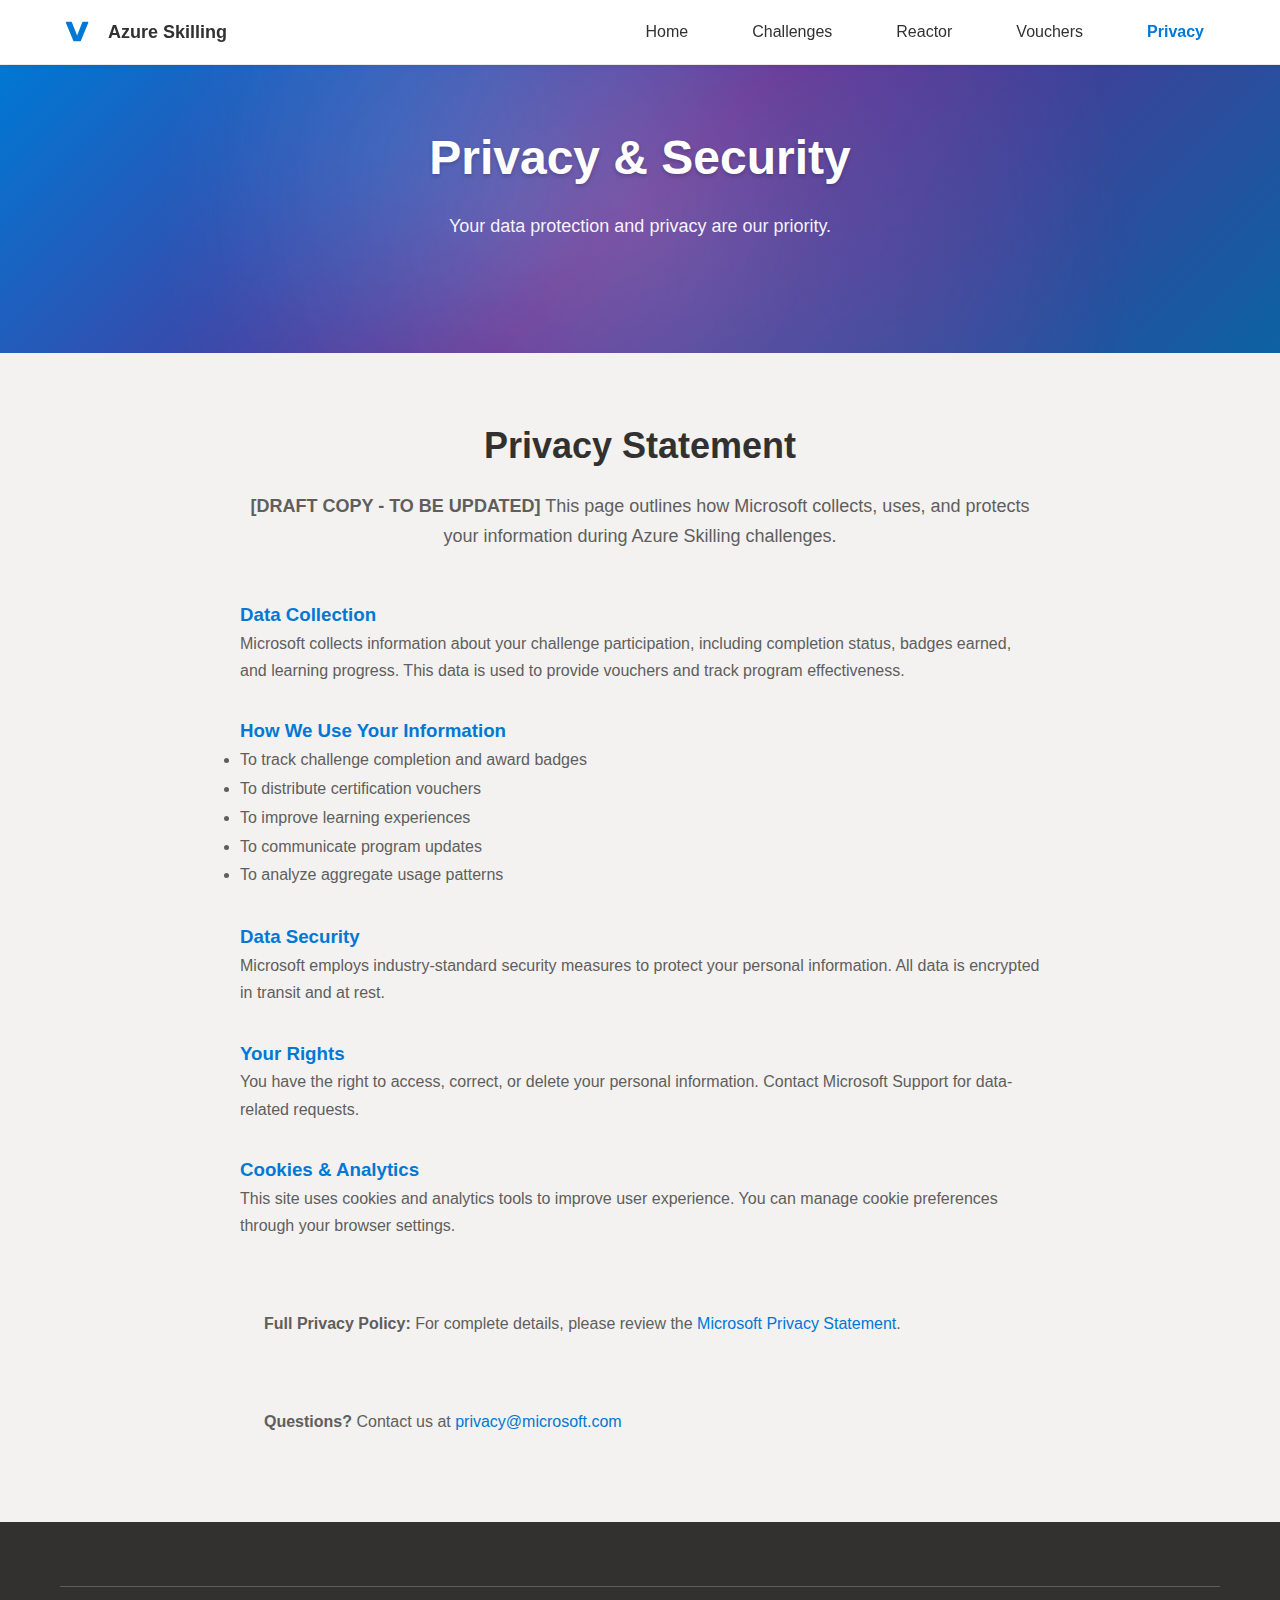
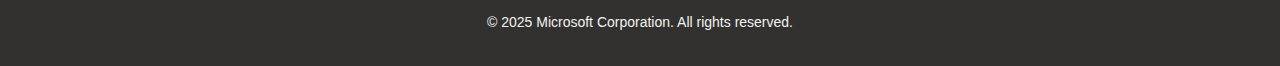
<file: privacy.html>
<!DOCTYPE html>
<html lang="en">
<head>
    <meta charset="UTF-8">
    <meta name="viewport" content="width=device-width, initial-scale=1.0">
    <meta name="description" content="Privacy and security information for Azure Skilling at Microsoft Ignite 2025.">
    <title>Privacy & Security | Azure Skilling at Ignite 2025</title>
    <link rel="icon" href="data:image/svg+xml,<svg xmlns=%22http://www.w3.org/2000/svg%22 viewBox=%220 0 100 100%22><text y=%22.9em%22 font-size=%2290%22>☁️</text></svg>">
    <link rel="stylesheet" href="styles.css">
</head>
<body>
    <!-- Navigation -->
    <nav class="navbar"><div class="container"><div class="nav-brand"><a href="index.html" class="nav-logo"><svg class="azure-logo" width="32" height="32" viewBox="0 0 32 32" fill="none"><path d="M13.3 24.8L5.9 6.8C5.7 6.3 6.1 5.8 6.6 5.8H11.2C11.5 5.8 11.8 6 11.9 6.3L17.1 19.5L22.3 6.3C22.4 6 22.7 5.8 23 5.8H27.6C28.1 5.8 28.5 6.3 28.3 6.8L20.9 24.8C20.8 25.1 20.5 25.3 20.2 25.3H14C13.7 25.3 13.4 25.1 13.3 24.8Z" fill="#0078D4"/></svg><span class="nav-title">Azure Skilling</span></a></div><ul class="nav-links"><li><a href="index.html" class="nav-link">Home</a></li><li><a href="challenges.html" class="nav-link">Challenges</a></li><li><a href="reactor.html" class="nav-link">Reactor</a></li><li><a href="vouchers.html" class="nav-link">Vouchers</a></li><li><a href="privacy.html" class="nav-link active">Privacy</a></li></ul><button class="nav-toggle" aria-label="Toggle navigation" aria-expanded="false"><span class="nav-toggle-icon"></span></button></div></nav>

    <!-- Hero -->
    <section class="hero"><div class="hero-banner"></div><div class="container"><h1 class="hero-title">Privacy & Security</h1><p class="hero-subtitle">Your data protection and privacy are our priority.</p></div></section>

    <!-- Privacy Content (DRAFT) -->
    <section class="what-you-learn"><div class="container"><h2 class="section-title">Privacy Statement</h2><p class="section-description"><strong>[DRAFT COPY - TO BE UPDATED]</strong> This page outlines how Microsoft collects, uses, and protects your information during Azure Skilling challenges.</p>
    
    <div style="max-width: 800px; margin: 0 auto; text-align: left;">
        <h3 style="color: #0078d4; margin-top: 32px;">Data Collection</h3>
        <p style="color: #605e5c; line-height: 1.7;">Microsoft collects information about your challenge participation, including completion status, badges earned, and learning progress. This data is used to provide vouchers and track program effectiveness.</p>
        
        <h3 style="color: #0078d4; margin-top: 32px;">How We Use Your Information</h3>
        <ul style="color: #605e5c; line-height: 1.8;">
            <li>To track challenge completion and award badges</li>
            <li>To distribute certification vouchers</li>
            <li>To improve learning experiences</li>
            <li>To communicate program updates</li>
            <li>To analyze aggregate usage patterns</li>
        </ul>
        
        <h3 style="color: #0078d4; margin-top: 32px;">Data Security</h3>
        <p style="color: #605e5c; line-height: 1.7;">Microsoft employs industry-standard security measures to protect your personal information. All data is encrypted in transit and at rest.</p>
        
        <h3 style="color: #0078d4; margin-top: 32px;">Your Rights</h3>
        <p style="color: #605e5c; line-height: 1.7;">You have the right to access, correct, or delete your personal information. Contact Microsoft Support for data-related requests.</p>
        
        <h3 style="color: #0078d4; margin-top: 32px;">Cookies & Analytics</h3>
        <p style="color: #605e5c; line-height: 1.7;">This site uses cookies and analytics tools to improve user experience. You can manage cookie preferences through your browser settings.</p>
        
        <div style="margin-top: 48px; padding: 24px; background: #f3f2f1; border-radius: 8px;">
            <p style="margin: 0; color: #605e5c;"><strong>Full Privacy Policy:</strong> For complete details, please review the <a href="https://privacy.microsoft.com/en-us/privacystatement" target="_blank" style="color: #0078d4;">Microsoft Privacy Statement</a>.</p>
        </div>
        
        <div style="margin-top: 24px; padding: 24px; background: #f3f2f1; border-radius: 8px;">
            <p style="margin: 0; color: #605e5c;"><strong>Questions?</strong> Contact us at <a href="mailto:privacy@microsoft.com" style="color: #0078d4;">privacy@microsoft.com</a></p>
        </div>
    </div>
    </div></section>

    <footer class="footer"><div class="container"><div class="footer-bottom"><p class="footer-copyright">&copy; 2025 Microsoft Corporation. All rights reserved.</p></div></div></footer>
    <script src="script.js"></script>
</body>
</html>
</file>
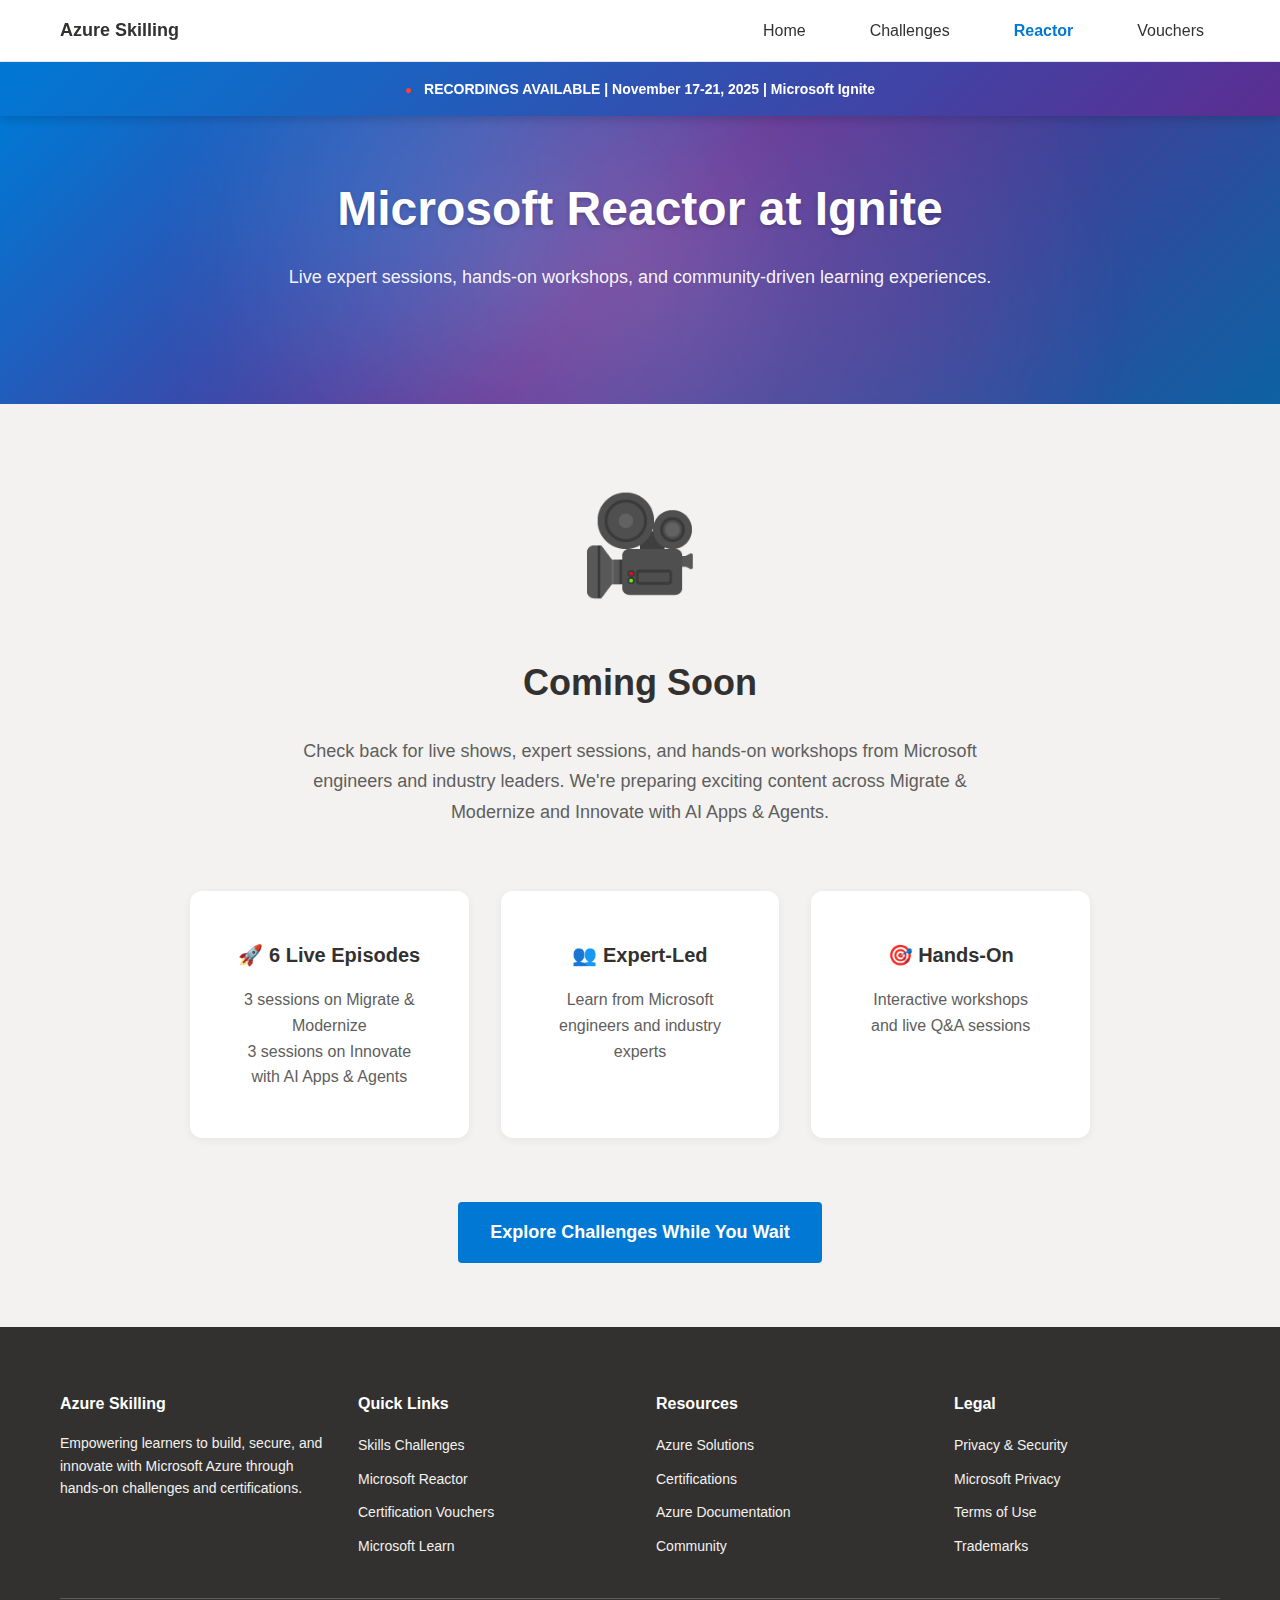
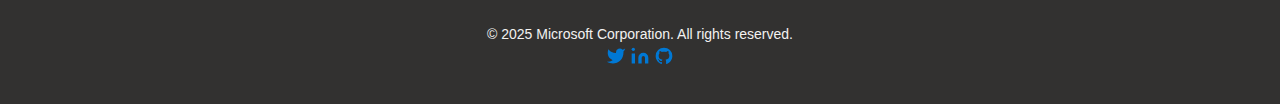
<file: reactor.html>
<!DOCTYPE html>
<html lang="en">
<head>
    <meta charset="UTF-8">
    <meta name="viewport" content="width=device-width, initial-scale=1.0">
    <meta name="description" content="Microsoft Reactor at Ignite 2025. Live expert sessions, hands-on workshops, and community discussions. Coming soon!">
    <title>Microsoft Reactor at Ignite 2025 | Azure Skilling</title>
    <link rel="icon" href="data:image/svg+xml,<svg xmlns=%22http://www.w3.org/2000/svg%22 viewBox=%220 0 100 100%22><text y=%22.9em%22 font-size=%2290%22>☁️</text></svg>">
    <link rel="stylesheet" href="styles.css">
</head>
<body>
    <!-- Navigation Bar -->
    <nav class="navbar" role="navigation" aria-label="Main navigation">
        <div class="container">
            <div class="nav-brand">
                <a href="index.html" class="nav-logo" aria-label="Azure Skilling Home">
                    <span class="nav-title">Azure Skilling</span>
                </a>
            </div>
            <ul class="nav-links">
                <li><a href="index.html" class="nav-link">Home</a></li>
                <li><a href="challenges.html" class="nav-link">Challenges</a></li>
                <li><a href="reactor.html" class="nav-link active">Reactor</a></li>
                <li><a href="vouchers.html" class="nav-link">Vouchers</a></li>
                
            </ul>
            <button class="nav-toggle" aria-label="Toggle navigation" aria-expanded="false">
                <span class="nav-toggle-icon"></span>
            </button>
        </div>
    </nav>

    <!-- Event Ribbon -->
    <div class="event-ribbon" role="banner">
        <div class="container">
            <span class="live-indicator" aria-label="Live event">●</span>
            <span class="event-text">LIVE | November 10 - December 5, 2025 | Microsoft Ignite</span>
        </div>
    </div>

    <!-- Hero Section -->
    <section class="hero" role="main">
        <div class="hero-banner"></div>
        <div class="container">
            <h1 class="hero-title">Microsoft Reactor at Ignite</h1>
            <p class="hero-subtitle">Live expert sessions, hands-on workshops, and community-driven learning experiences.</p>
        </div>
    </section>

    <!-- Coming Soon Section -->
    <section class="coming-soon">
        <div class="container">
            <div class="coming-soon-content">
                <div class="coming-soon-icon">🎥</div>
                <h2 class="coming-soon-title">Coming Soon</h2>
                <p class="coming-soon-description">
                    Check back for live shows, expert sessions, and hands-on workshops from Microsoft engineers and industry leaders.
                    We're preparing exciting content across Migrate & Modernize and Innovate with AI Apps & Agents.
                </p>
                <div class="coming-soon-features">
                    <div class="coming-soon-feature">
                        <h3>🚀 6 Live Episodes</h3>
                        <p>3 sessions on Migrate & Modernize<br>3 sessions on Innovate with AI Apps & Agents</p>
                    </div>
                    <div class="coming-soon-feature">
                        <h3>👥 Expert-Led</h3>
                        <p>Learn from Microsoft engineers and industry experts</p>
                    </div>
                    <div class="coming-soon-feature">
                        <h3>🎯 Hands-On</h3>
                        <p>Interactive workshops and live Q&A sessions</p>
                    </div>
                </div>
                <div class="coming-soon-cta">
                    <a href="challenges.html" class="btn btn-primary btn-large">Explore Challenges While You Wait</a>
                </div>
            </div>
        </div>
    </section>

    <!-- Footer -->
    <footer class="footer">
        <div class="container">
            <div class="footer-grid">
                <div class="footer-column">
                    <h4 class="footer-heading">Azure Skilling</h4>
                    <p class="footer-text">Empowering learners to build, secure, and innovate with Microsoft Azure through hands-on challenges and certifications.</p>
                </div>
                <div class="footer-column">
                    <h4 class="footer-heading">Quick Links</h4>
                    <ul class="footer-links">
                        <li><a href="challenges.html">Skills Challenges</a></li>
                        <li><a href="reactor.html">Microsoft Reactor</a></li>
                        <li><a href="vouchers.html">Certification Vouchers</a></li>
                        <li><a href="https://learn.microsoft.com" target="_blank" rel="noopener noreferrer">Microsoft Learn</a></li>
                    </ul>
                </div>
                <div class="footer-column">
                    <h4 class="footer-heading">Resources</h4>
                    <ul class="footer-links">
                        <li><a href="https://azure.microsoft.com/en-us/solutions/" target="_blank" rel="noopener noreferrer">Azure Solutions</a></li>
                        <li><a href="https://learn.microsoft.com/en-us/certifications/" target="_blank" rel="noopener noreferrer">Certifications</a></li>
                        <li><a href="https://docs.microsoft.com/en-us/azure/" target="_blank" rel="noopener noreferrer">Azure Documentation</a></li>
                        <li><a href="https://azure.microsoft.com/en-us/community/" target="_blank" rel="noopener noreferrer">Community</a></li>
                    </ul>
                </div>
                <div class="footer-column">
                    <h4 class="footer-heading">Legal</h4>
                    <ul class="footer-links">
                        <li><a href="privacy.html">Privacy & Security</a></li>
                        <li><a href="https://privacy.microsoft.com/en-us/privacystatement" target="_blank" rel="noopener noreferrer">Microsoft Privacy</a></li>
                        <li><a href="https://www.microsoft.com/en-us/legal/terms-of-use" target="_blank" rel="noopener noreferrer">Terms of Use</a></li>
                        <li><a href="https://www.microsoft.com/en-us/legal/intellectualproperty/trademarks" target="_blank" rel="noopener noreferrer">Trademarks</a></li>
                    </ul>
                </div>
            </div>
            <div class="footer-bottom">
                <p class="footer-copyright">&copy; 2025 Microsoft Corporation. All rights reserved.</p>
                <div class="footer-social">
                    <a href="https://twitter.com/Azure" target="_blank" rel="noopener noreferrer" aria-label="Azure on Twitter">
                        <svg width="20" height="20" fill="currentColor" viewBox="0 0 24 24"><path d="M23 3a10.9 10.9 0 01-3.14 1.53 4.48 4.48 0 00-7.86 3v1A10.66 10.66 0 013 4s-4 9 5 13a11.64 11.64 0 01-7 2c9 5 20 0 20-11.5a4.5 4.5 0 00-.08-.83A7.72 7.72 0 0023 3z"></path></svg>
                    </a>
                    <a href="https://www.linkedin.com/showcase/microsoft-azure" target="_blank" rel="noopener noreferrer" aria-label="Azure on LinkedIn">
                        <svg width="20" height="20" fill="currentColor" viewBox="0 0 24 24"><path d="M16 8a6 6 0 016 6v7h-4v-7a2 2 0 00-2-2 2 2 0 00-2 2v7h-4v-7a6 6 0 016-6zM2 9h4v12H2z"></path><circle cx="4" cy="4" r="2"></circle></svg>
                    </a>
                    <a href="https://github.com/Azure" target="_blank" rel="noopener noreferrer" aria-label="Azure on GitHub">
                        <svg width="20" height="20" fill="currentColor" viewBox="0 0 24 24"><path d="M12 2A10 10 0 002 12c0 4.42 2.87 8.17 6.84 9.5.5.08.66-.23.66-.5v-1.69c-2.77.6-3.36-1.34-3.36-1.34-.46-1.16-1.11-1.47-1.11-1.47-.91-.62.07-.6.07-.6 1 .07 1.53 1.03 1.53 1.03.87 1.52 2.34 1.07 2.91.83.09-.65.35-1.09.63-1.34-2.22-.25-4.55-1.11-4.55-4.92 0-1.11.38-2 1.03-2.71-.1-.25-.45-1.29.1-2.64 0 0 .84-.27 2.75 1.02.79-.22 1.65-.33 2.5-.33.85 0 1.71.11 2.5.33 1.91-1.29 2.75-1.02 2.75-1.02.55 1.35.2 2.39.1 2.64.65.71 1.03 1.6 1.03 2.71 0 3.82-2.34 4.66-4.57 4.91.36.31.69.92.69 1.85V21c0 .27.16.59.67.5C19.14 20.16 22 16.42 22 12A10 10 0 0012 2z"></path></svg>
                    </a>
                </div>
            </div>
        </div>
    </footer>

    <script src="script.js"></script>
</body>
</html>
</file>
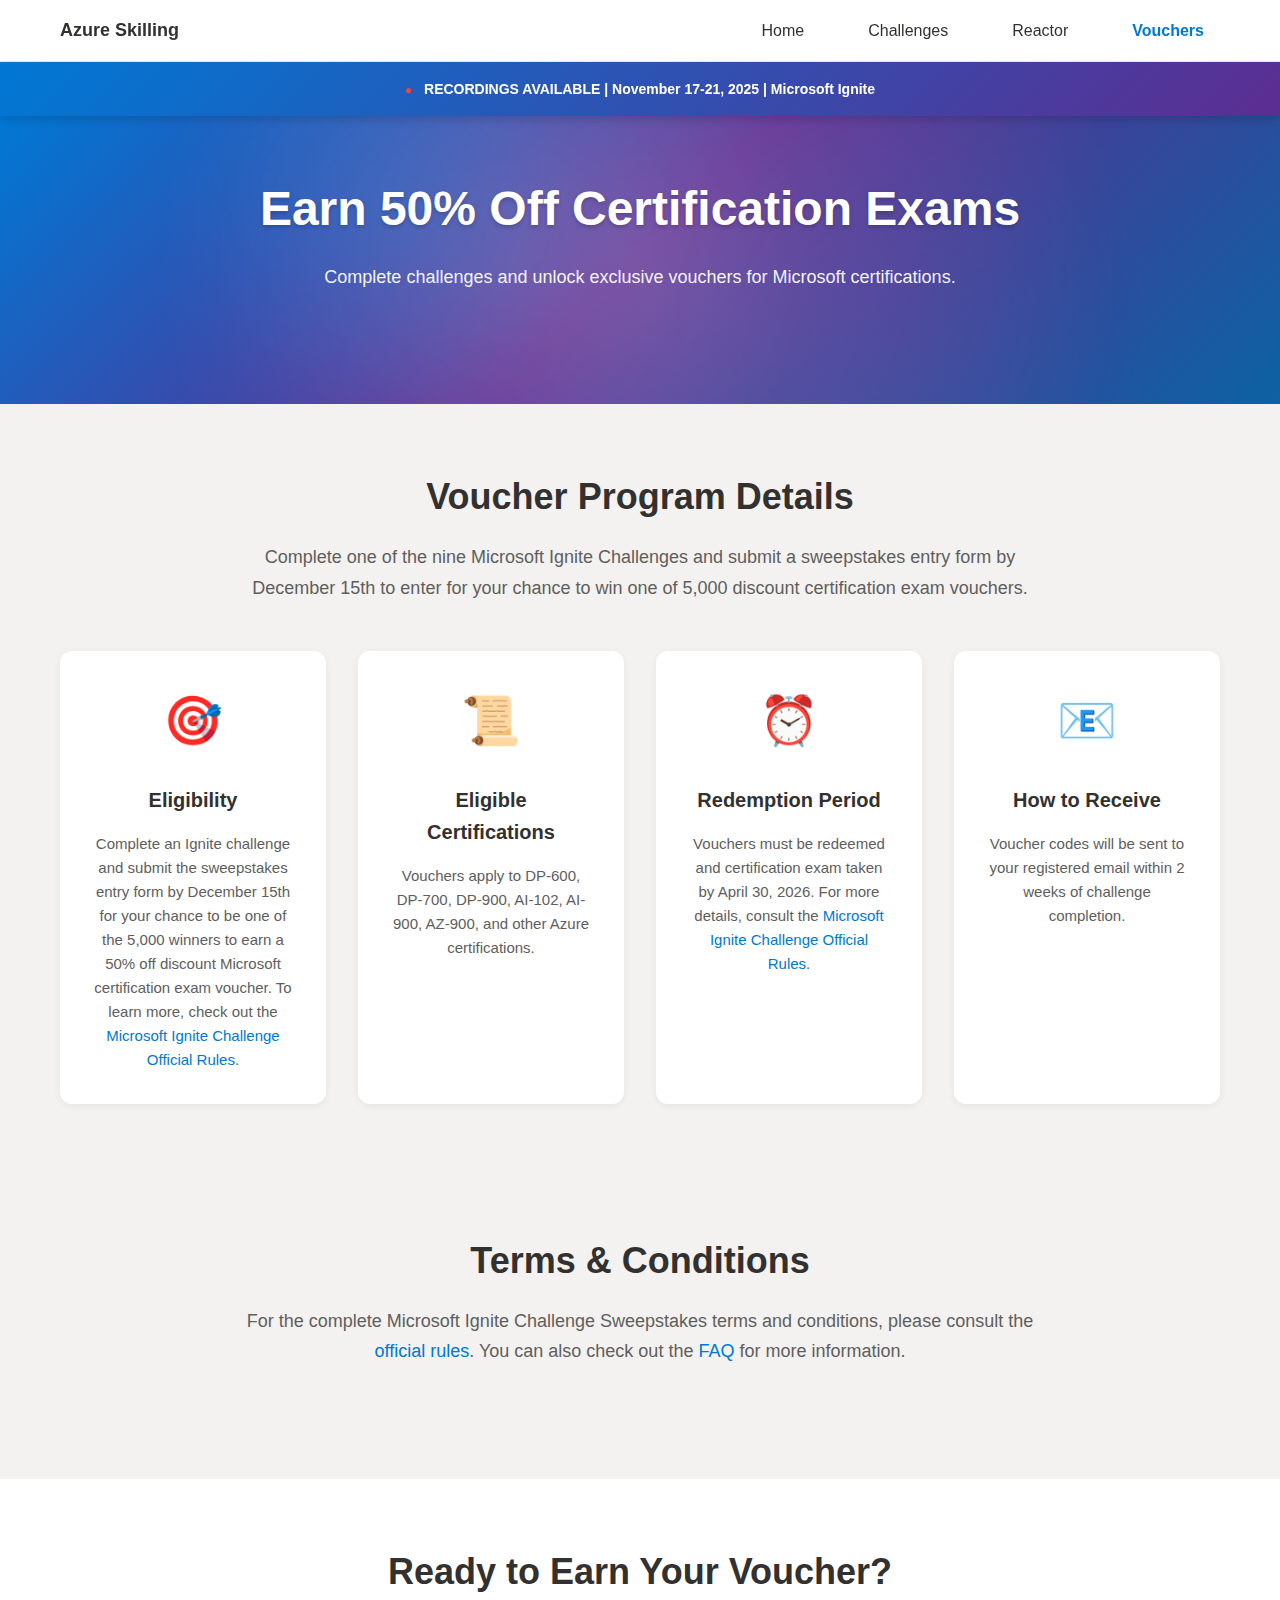
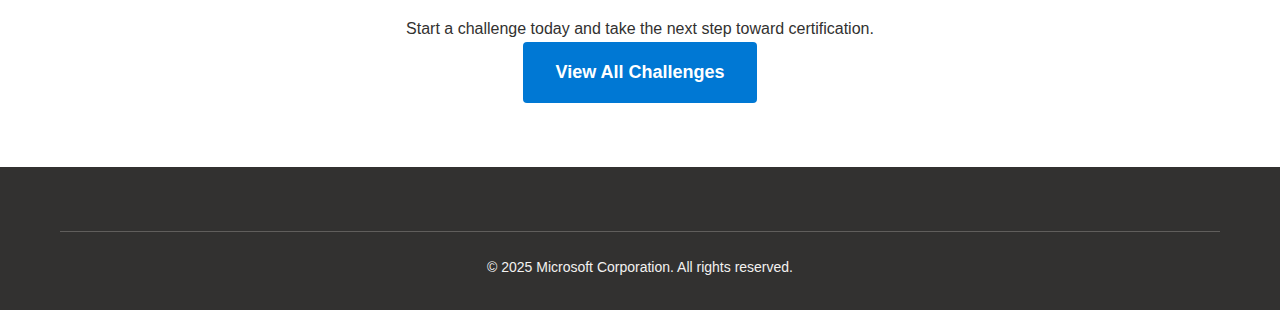
<file: vouchers.html>
<!DOCTYPE html>
<html lang="en">
<head>
    <meta charset="UTF-8">
    <meta name="viewport" content="width=device-width, initial-scale=1.0">
    <meta name="description" content="Earn 50% off Microsoft certification exams. Complete Azure Skilling Challenges and unlock exclusive vouchers.">
    <title>Certification Vouchers | Azure Skilling at Ignite 2025</title>
    <link rel="icon" href="data:image/svg+xml,<svg xmlns=%22http://www.w3.org/2000/svg%22 viewBox=%220 0 100 100%22><text y=%22.9em%22 font-size=%2290%22>☁️</text></svg>">
    <link rel="stylesheet" href="styles.css">
</head>
<body>
    <!-- Navigation Bar -->
    <nav class="navbar" role="navigation" aria-label="Main navigation">
        <div class="container">
            <div class="nav-brand">
                <a href="index.html" class="nav-logo">
                    <span class="nav-title">Azure Skilling</span>
                </a>
            </div>
            <ul class="nav-links">
                <li><a href="index.html" class="nav-link">Home</a></li>
                <li><a href="challenges.html" class="nav-link">Challenges</a></li>
                <li><a href="reactor.html" class="nav-link">Reactor</a></li>
                <li><a href="vouchers.html" class="nav-link active">Vouchers</a></li>
            </ul>
            <button class="nav-toggle" aria-label="Toggle navigation" aria-expanded="false"><span class="nav-toggle-icon"></span></button>
        </div>
    </nav>

    <!-- Event Ribbon -->
    <div class="event-ribbon" role="banner">
        <div class="container">
            <span class="live-indicator">●</span>
            <span class="event-text">LIVE | November 10 - December 15, 2025 | Microsoft Ignite</span>
        </div>
    </div>

    <!-- Hero -->
    <section class="hero" role="main">
        <div class="hero-banner"></div>
        <div class="container">
            <h1 class="hero-title">Earn 50% Off Certification Exams</h1>
            <p class="hero-subtitle">Complete challenges and unlock exclusive vouchers for Microsoft certifications.</p>
        </div>
    </section>

    <!-- Voucher Details (DRAFT CONTENT - TO BE UPDATED) -->
    <section class="what-you-learn">
        <div class="container">
            <h2 class="section-title">Voucher Program Details</h2>
            <p class="section-description">Complete one of the nine Microsoft Ignite Challenges and submit a sweepstakes entry form by December 15th to enter for your chance to win one of 5,000 discount certification exam vouchers.</p>
            
            <div class="learn-grid">
                <div class="learn-card">
                    <div class="learn-icon">🎯</div>
                    <h3 class="learn-title">Eligibility</h3>
                    <p class="learn-description">Complete an Ignite challenge and submit the sweepstakes entry form by December 15th for your chance to be one of the 5,000 winners to earn a 50% off discount Microsoft certification exam voucher. To learn more, check out the <a href="official-rules.html">Microsoft Ignite Challenge Official Rules</a>.</p>
                </div>
                <div class="learn-card">
                    <div class="learn-icon">📜</div>
                    <h3 class="learn-title">Eligible Certifications</h3>
                    <p class="learn-description">Vouchers apply to DP-600, DP-700, DP-900, AI-102, AI-900, AZ-900, and other Azure certifications.</p>
                </div>
                <div class="learn-card">
                    <div class="learn-icon">⏰</div>
                    <h3 class="learn-title">Redemption Period</h3>
                    <p class="learn-description">Vouchers must be redeemed and certification exam taken by April 30, 2026. For more details, consult the <a href="official-rules.html">Microsoft Ignite Challenge Official Rules</a>.</p>
                </div>
                <div class="learn-card">
                    <div class="learn-icon">📧</div>
                    <h3 class="learn-title">How to Receive</h3>
                    <p class="learn-description">Voucher codes will be sent to your registered email within 2 weeks of challenge completion.</p>
                </div>
            </div>
        </div>
    </section>

    <!-- Terms & Conditions Section -->
    <section class="what-you-learn">
        <div class="container">
            <h2 class="section-title">Terms & Conditions</h2>
            <p class="section-description">For the complete Microsoft Ignite Challenge Sweepstakes terms and conditions, please consult the <a href="official-rules.html">official rules</a>. You can also check out the <a href="faq.html">FAQ</a> for more information.</p>
        </div>
    </section>

    <!-- CTA -->
    <section class="cta-section">
        <div class="container">
            <h2 class="cta-title">Ready to Earn Your Voucher?</h2>
            <p class="cta-description">Start a challenge today and take the next step toward certification.</p>
            <div class="cta-buttons">
                <a href="challenges.html" class="btn btn-primary btn-large">View All Challenges</a>
            </div>
        </div>
    </section>

    <footer class="footer"><div class="container"><div class="footer-bottom"><p class="footer-copyright">&copy; 2025 Microsoft Corporation. All rights reserved.</p></div></div></footer>
    <script src="script.js"></script>
</body>
</html>
</file>
<file: styles.css>
/* ==========================================
   CSS CUSTOM PROPERTIES (THEMING)
   ========================================== */
:root {
    /* Microsoft Color Palette */
    --color-azure-blue: #0078d4;
    --color-purple: #5c2d91;
    --color-orange: #d83b01;
    --color-red: #e81123;
    --color-green: #107c10;
    --color-gray: #323130;
    --color-gray-light: #605e5c;
    --color-gray-lighter: #edebe9;
    --color-gray-lightest: #f3f2f1;
    --color-white: #ffffff;
    --color-black: #000000;

    /* Typography */
    --font-primary: 'Segoe UI', -apple-system, BlinkMacSystemFont, 'Roboto', 'Helvetica Neue', sans-serif;
    --font-size-base: 16px;
    --font-size-small: 14px;
    --font-size-large: 18px;
    --font-size-h1: 48px;
    --font-size-h2: 36px;
    --font-size-h3: 24px;
    --font-size-h4: 20px;
    --line-height-base: 1.6;
    --line-height-heading: 1.2;

    /* Spacing */
    --spacing-xs: 8px;
    --spacing-sm: 16px;
    --spacing-md: 24px;
    --spacing-lg: 32px;
    --spacing-xl: 48px;
    --spacing-xxl: 64px;

    /* Shadows (Fluent Design) */
    --shadow-sm: 0 1px 3px rgba(0, 0, 0, 0.12);
    --shadow-md: 0 4px 8px rgba(0, 0, 0, 0.14);
    --shadow-lg: 0 8px 16px rgba(0, 0, 0, 0.16);
    --shadow-xl: 0 16px 32px rgba(0, 0, 0, 0.18);

    /* Border Radius */
    --border-radius-sm: 4px;
    --border-radius-md: 8px;
    --border-radius-lg: 12px;

    /* Transitions */
    --transition-fast: 150ms ease-in-out;
    --transition-base: 250ms ease-in-out;
    --transition-slow: 350ms ease-in-out;

    /* Layout */
    --container-max-width: 1200px;
    --container-padding: 20px;
}

/* ==========================================
   RESET & BASE STYLES
   ========================================== */
* {
    margin: 0;
    padding: 0;
    box-sizing: border-box;
}

html {
    font-size: var(--font-size-base);
    scroll-behavior: smooth;
}

body {
    font-family: var(--font-primary);
    line-height: var(--line-height-base);
    color: var(--color-gray);
    background-color: var(--color-white);
    -webkit-font-smoothing: antialiased;
    -moz-osx-font-smoothing: grayscale;
}

img {
    max-width: 100%;
    height: auto;
}

a {
    color: var(--color-azure-blue);
    text-decoration: none;
    transition: color var(--transition-fast);
}

a:hover {
    color: var(--color-purple);
}

a:focus {
    outline: 2px solid var(--color-azure-blue);
    outline-offset: 2px;
}

/* ==========================================
   LAYOUT UTILITIES
   ========================================== */
.container {
    max-width: var(--container-max-width);
    margin: 0 auto;
    padding: 0 var(--container-padding);
}

/* ==========================================
   EVENT RIBBON
   ========================================== */
.event-ribbon {
    background: linear-gradient(135deg, var(--color-azure-blue), var(--color-purple));
    color: var(--color-white);
    padding: var(--spacing-sm) 0;
    text-align: center;
    font-size: var(--font-size-small);
    font-weight: 600;
    position: sticky;
    top: 0;
    z-index: 1000;
    box-shadow: var(--shadow-md);
}

.live-indicator {
    color: #ff4136;
    font-size: 12px;
    margin-right: var(--spacing-xs);
    animation: pulse 2s infinite;
}

@keyframes pulse {
    0%, 100% { opacity: 1; }
    50% { opacity: 0.5; }
}

/* ==========================================
   HERO SECTION
   ========================================== */
.hero {
    position: relative;
    background: linear-gradient(135deg, #0078d4 0%, #5c2d91 50%, #0078d4 100%);
    padding: var(--spacing-xxl) 0;
    text-align: center;
    overflow: hidden;
}

.hero-banner {
    position: absolute;
    top: 0;
    left: 0;
    width: 100%;
    height: 100%;
    /* CSS Custom Properties for dynamic gradient (updated by JavaScript) */
    --mouse-x: 50%;
    --mouse-y: 50%;
    --layer1-x: 40%;
    --layer1-y: 50%;
    --layer2-x: 70%;
    --layer2-y: 70%;
    --layer3-x: 30%;
    --layer3-y: 30%;
    background:
        /* Mouse-following spotlight with stronger glow */
        radial-gradient(circle 800px at var(--mouse-x) var(--mouse-y), rgba(255, 255, 255, 0.15) 0%, transparent 60%),
        /* Parallax layer 1 - slow movement */
        radial-gradient(circle 600px at var(--layer1-x) var(--layer1-y), rgba(255, 255, 255, 0.08) 0%, transparent 50%),
        /* Parallax layer 2 - medium movement */
        radial-gradient(circle 500px at var(--layer2-x) var(--layer2-y), rgba(92, 45, 145, 0.25) 0%, transparent 50%),
        /* Parallax layer 3 - fast movement */
        radial-gradient(circle 400px at var(--layer3-x) var(--layer3-y), rgba(0, 120, 212, 0.2) 0%, transparent 50%),
        /* Base gradient */
        linear-gradient(135deg, #0078d4 0%, #5c2d91 50%, #0c62a4 100%);
    opacity: 1;
    z-index: 0;
    /* Smooth transitions for non-JavaScript updates */
    transition: background 0.3s ease;
}

.hero .container {
    position: relative;
    z-index: 1;
}

.hero-title {
    font-size: var(--font-size-h1);
    font-weight: 700;
    line-height: var(--line-height-heading);
    color: var(--color-white);
    margin-bottom: var(--spacing-md);
    max-width: 900px;
    margin-left: auto;
    margin-right: auto;
    text-shadow: 0 2px 4px rgba(0, 0, 0, 0.2);
}

.hero-subtitle {
    font-size: var(--font-size-large);
    color: rgba(255, 255, 255, 0.95);
    max-width: 800px;
    margin: 0 auto var(--spacing-xl);
    line-height: 1.7;
}

.hero-stats {
    display: flex;
    justify-content: center;
    gap: var(--spacing-xl);
    flex-wrap: wrap;
    margin-top: var(--spacing-xl);
}

.stat {
    text-align: center;
    min-width: 150px;
}

.stat-number {
    font-size: 48px;
    font-weight: 700;
    color: var(--color-white);
    line-height: 1;
    text-shadow: 0 2px 4px rgba(0, 0, 0, 0.2);
}

.stat-label {
    font-size: var(--font-size-small);
    color: rgba(255, 255, 255, 0.9);
    margin-top: var(--spacing-xs);
    text-transform: uppercase;
    letter-spacing: 0.5px;
}

/* ==========================================
   WHAT YOU'LL LEARN SECTION
   ========================================== */
.what-you-learn {
    padding: var(--spacing-xxl) 0;
    background-color: var(--color-white);
    text-align: center;
}

.what-you-learn .section-title {
    margin-bottom: var(--spacing-sm);
}

.what-you-learn .section-subtitle {
    max-width: 800px;
    margin: 0 auto;
    font-size: var(--font-size-large);
    line-height: 1.7;
}

/* ==========================================
   CHALLENGES SECTION
   ========================================== */
.challenges {
    padding: var(--spacing-xxl) 0;
    background-color: var(--color-gray-lightest);
}

.section-title {
    font-size: var(--font-size-h2);
    font-weight: 700;
    color: var(--color-gray);
    text-align: center;
    margin-bottom: var(--spacing-sm);
}

.section-subtitle {
    font-size: var(--font-size-large);
    color: var(--color-gray-light);
    text-align: center;
    max-width: 700px;
    margin: 0 auto var(--spacing-xl);
}

.challenges-grid {
    display: grid;
    grid-template-columns: repeat(auto-fit, minmax(350px, 1fr));
    gap: var(--spacing-lg);
    margin-top: var(--spacing-xl);
}

.challenge-card {
    background: var(--color-white);
    border: 1px solid var(--color-gray-lighter);
    border-radius: var(--border-radius-lg);
    padding: var(--spacing-lg);
    box-shadow: 0 4px 12px rgba(0, 0, 0, 0.08), 0 2px 4px rgba(0, 0, 0, 0.06);
    transition: all var(--transition-base);
    position: relative;
    overflow: hidden;
    display: flex;
    flex-direction: column;
}

.challenge-card::before {
    content: '';
    position: absolute;
    top: 0;
    left: 0;
    width: 100%;
    height: 5px;
    background: linear-gradient(90deg, var(--card-accent-color, var(--color-azure-blue)), var(--card-accent-color, var(--color-azure-blue)) 70%, transparent);
    opacity: 1;
    transition: all var(--transition-base);
}

.challenge-card:hover {
    transform: translateY(-6px);
    box-shadow: 0 16px 32px rgba(0, 0, 0, 0.15), 0 8px 16px rgba(0, 0, 0, 0.1);
}

.challenge-card:hover::before {
    height: 6px;
}

.challenge-card:focus-within {
    outline: 2px solid var(--color-azure-blue);
    outline-offset: 2px;
}

/* Challenge Card Color Accents */
.ai-card { --card-accent-color: var(--color-purple); }
.data-card { --card-accent-color: var(--color-orange); }
.infra-card { --card-accent-color: var(--color-azure-blue); }
.github-card { --card-accent-color: var(--color-gray); }
.security-card { --card-accent-color: var(--color-red); }
.fullstack-card { --card-accent-color: var(--color-green); }

.challenge-icon {
    font-size: 56px;
    margin-bottom: var(--spacing-md);
    text-align: center;
    display: block;
}

.challenge-title {
    font-size: var(--font-size-h3);
    font-weight: 600;
    color: var(--color-gray);
    margin-bottom: var(--spacing-xs);
}

.challenge-subtitle {
    font-size: var(--font-size-small);
    font-weight: 600;
    color: var(--card-accent-color, var(--color-azure-blue));
    margin-bottom: var(--spacing-sm);
    text-transform: uppercase;
    letter-spacing: 0.5px;
}

.challenge-description {
    color: var(--color-gray-light);
    margin-bottom: var(--spacing-md);
    line-height: 1.7;
    font-size: 15px;
    font-weight: 400;
    letter-spacing: 0.2px;
}

.challenge-features {
    list-style: none;
    margin-bottom: var(--spacing-md);
}

.challenge-features li {
    padding-left: var(--spacing-md);
    margin-bottom: var(--spacing-xs);
    position: relative;
    color: var(--color-gray);
    font-size: var(--font-size-small);
}

.challenge-features li::before {
    content: '✓';
    position: absolute;
    left: 0;
    color: var(--card-accent-color, var(--color-azure-blue));
    font-weight: 700;
}

.challenge-meta {
    display: flex;
    justify-content: space-between;
    align-items: center;
    margin-bottom: var(--spacing-md);
    margin-top: auto;
    padding-top: var(--spacing-sm);
    border-top: 1px solid var(--color-gray-lighter);
    font-size: var(--font-size-small);
}

.time-estimate {
    color: var(--color-gray-light);
}

.difficulty {
    padding: 4px 12px;
    border-radius: 12px;
    font-size: 12px;
    font-weight: 600;
    text-transform: uppercase;
    letter-spacing: 0.5px;
}

.difficulty.beginner {
    background-color: #e8f5e9;
    color: var(--color-green);
}

.difficulty.intermediate {
    background-color: #fff3e0;
    color: var(--color-orange);
}

.difficulty.advanced {
    background-color: #fce4ec;
    color: var(--color-red);
}

/* ==========================================
   BUTTONS
   ========================================== */
.btn {
    display: inline-block;
    padding: 12px 24px;
    font-size: var(--font-size-base);
    font-weight: 600;
    text-align: center;
    border-radius: var(--border-radius-sm);
    border: none;
    cursor: pointer;
    transition: all var(--transition-fast);
    text-decoration: none;
}

.btn:focus {
    outline: 2px solid var(--color-azure-blue);
    outline-offset: 2px;
}

.btn-primary {
    background-color: var(--color-azure-blue);
    color: var(--color-white);
}

.btn-primary:hover {
    background-color: var(--color-purple);
    color: var(--color-white);
    transform: translateY(-2px);
    box-shadow: var(--shadow-md);
}

.btn-secondary {
    background-color: transparent;
    color: var(--color-azure-blue);
    border: 2px solid var(--color-azure-blue);
}

.btn-secondary:hover {
    background-color: var(--color-azure-blue);
    color: var(--color-white);
}

.btn-large {
    padding: 16px 32px;
    font-size: var(--font-size-large);
}

.challenge-cta {
    width: 100%;
    margin-top: var(--spacing-sm);
}

/* ==========================================
   CERTIFICATION VOUCHERS SECTION
   ========================================== */
.vouchers {
    background: var(--color-white);
    color: var(--color-gray);
    padding: var(--spacing-xxl) 0;
    text-align: center;
}

.vouchers .section-title {
    color: var(--color-gray);
}

.vouchers .section-subtitle {
    color: var(--color-gray-light);
}

.vouchers-grid {
    display: grid;
    grid-template-columns: repeat(auto-fit, minmax(300px, 1fr));
    gap: var(--spacing-lg);
    margin: var(--spacing-xl) 0;
}

.voucher-card {
    background: var(--color-white);
    border-radius: var(--border-radius-lg);
    padding: var(--spacing-xl);
    text-align: center;
    transition: all var(--transition-base);
    position: relative;
    overflow: hidden;
    box-shadow: 0 4px 12px rgba(0, 0, 0, 0.08);
    border: 1px solid var(--color-gray-lighter);
}

.voucher-card:hover {
    transform: translateY(-4px);
    box-shadow: 0 12px 28px rgba(0, 0, 0, 0.15);
}

.voucher-card.featured {
    background: linear-gradient(135deg, rgba(255, 255, 255, 0.98), rgba(255, 215, 0, 0.1));
    border: 2px solid rgba(255, 215, 0, 0.6);
}

.voucher-icon {
    font-size: 56px;
    margin-bottom: var(--spacing-md);
}

.voucher-title {
    font-size: var(--font-size-h3);
    font-weight: 700;
    color: var(--color-gray);
    margin-bottom: var(--spacing-sm);
}

.voucher-description {
    font-size: var(--font-size-base);
    color: var(--color-gray-light);
    line-height: 1.6;
}

.voucher-badge {
    display: inline-block;
    margin-top: var(--spacing-md);
    padding: 8px 16px;
    background: linear-gradient(135deg, var(--color-orange), var(--color-red));
    color: var(--color-white);
    font-size: var(--font-size-small);
    font-weight: 700;
    text-transform: uppercase;
    letter-spacing: 0.5px;
    border-radius: 20px;
}

.vouchers-note {
    font-size: var(--font-size-small);
    opacity: 0.9;
    font-style: italic;
    margin-top: var(--spacing-lg);
    color: var(--color-gray-light);
}

/* ==========================================
   ANNOUNCEMENTS SECTION
   ========================================== */
.announcements {
    background: linear-gradient(135deg, #f5f5f5 0%, #ffffff 100%);
    padding: var(--spacing-xxl) 0;
}

.announcements-grid {
    display: grid;
    grid-template-columns: repeat(auto-fit, minmax(320px, 1fr));
    gap: var(--spacing-md);
    margin-top: var(--spacing-xl);
}

.announcement-card {
    background: var(--color-white);
    border: 1px solid var(--color-gray-lighter);
    border-radius: var(--border-radius-lg);
    padding: var(--spacing-lg);
    position: relative;
    transition: all var(--transition-base);
    box-shadow: var(--shadow-sm);
}

.announcement-card:hover {
    box-shadow: var(--shadow-lg);
    transform: translateY(-4px);
}

.announcement-card.featured {
    border: 2px solid var(--color-azure-blue);
    box-shadow: 0 4px 12px rgba(0, 120, 212, 0.1);
}

.announcement-badge {
    position: absolute;
    top: 12px;
    right: 12px;
    background: var(--color-azure-blue);
    color: var(--color-white);
    padding: 4px 12px;
    border-radius: 12px;
    font-size: 12px;
    font-weight: 600;
    text-transform: uppercase;
    letter-spacing: 0.5px;
}

.announcement-icon {
    font-size: 48px;
    margin-bottom: var(--spacing-sm);
    display: block;
}

.announcement-title {
    font-size: var(--font-size-h3);
    font-weight: 700;
    margin-bottom: var(--spacing-sm);
    color: var(--color-gray);
    line-height: 1.3;
}

.announcement-description {
    font-size: var(--font-size-base);
    line-height: 1.6;
    color: var(--color-gray-light);
    margin-bottom: var(--spacing-md);
}

.announcement-meta {
    display: flex;
    justify-content: space-between;
    align-items: center;
    padding-top: var(--spacing-sm);
    border-top: 1px solid var(--color-gray-lighter);
    flex-wrap: wrap;
    gap: var(--spacing-sm);
}

.announcement-date {
    font-size: var(--font-size-small);
    color: var(--color-gray-light);
    font-weight: 500;
}

.announcement-link {
    color: var(--color-azure-blue);
    text-decoration: none;
    font-weight: 600;
    font-size: var(--font-size-small);
    transition: color var(--transition-fast);
    display: inline-flex;
    align-items: center;
    gap: 4px;
}

.announcement-link:hover {
    color: var(--color-purple);
}

/* ==========================================
   HOW IT WORKS SECTION
   ========================================== */
.how-it-works {
    padding: var(--spacing-xxl) 0;
    background-color: var(--color-gray-lightest);
}

.steps {
    display: grid;
    grid-template-columns: repeat(auto-fit, minmax(250px, 1fr));
    gap: var(--spacing-lg);
    margin-top: var(--spacing-xl);
}

.step {
    text-align: center;
    padding: var(--spacing-lg);
}

.step-number {
    width: 64px;
    height: 64px;
    background: linear-gradient(135deg, var(--color-azure-blue), var(--color-purple));
    color: var(--color-white);
    border-radius: 50%;
    display: flex;
    align-items: center;
    justify-content: center;
    font-size: 28px;
    font-weight: 700;
    margin: 0 auto var(--spacing-md);
}

.step-title {
    font-size: var(--font-size-h4);
    font-weight: 600;
    color: var(--color-gray);
    margin-bottom: var(--spacing-sm);
}

.step-description {
    color: var(--color-gray-light);
    line-height: 1.6;
}

/* ==========================================
   CTA SECTION
   ========================================== */
.cta-section {
    padding: var(--spacing-xxl) 0;
    background-color: var(--color-white);
    text-align: center;
}

.cta-title {
    font-size: var(--font-size-h2);
    font-weight: 700;
    color: var(--color-gray);
    margin-bottom: var(--spacing-sm);
}

.cta-subtitle {
    font-size: var(--font-size-large);
    color: var(--color-gray-light);
    margin-bottom: var(--spacing-xl);
}

.cta-buttons {
    display: flex;
    justify-content: center;
    gap: var(--spacing-md);
    flex-wrap: wrap;
}

/* ==========================================
   FOOTER
   ========================================== */
.footer {
    background-color: var(--color-gray);
    color: var(--color-gray-lightest);
    padding: var(--spacing-xxl) 0 var(--spacing-lg);
}

.footer-grid {
    display: grid;
    grid-template-columns: repeat(auto-fit, minmax(200px, 1fr));
    gap: var(--spacing-lg);
    margin-bottom: var(--spacing-lg);
}

.footer-heading {
    font-size: var(--font-size-base);
    font-weight: 600;
    color: var(--color-white);
    margin-bottom: var(--spacing-sm);
}

.footer-links {
    list-style: none;
}

.footer-links li {
    margin-bottom: var(--spacing-xs);
}

.footer-links a {
    color: var(--color-gray-lightest);
    font-size: var(--font-size-small);
    transition: color var(--transition-fast);
}

.footer-links a:hover {
    color: var(--color-white);
}

.footer-text {
    font-size: var(--font-size-small);
    color: var(--color-gray-lightest);
    line-height: 1.6;
}

.footer-bottom {
    border-top: 1px solid var(--color-gray-light);
    padding-top: var(--spacing-md);
    text-align: center;
    font-size: var(--font-size-small);
    color: var(--color-gray-lightest);
}

/* ==========================================
   RESPONSIVE DESIGN
   ========================================== */

/* Mobile (up to 480px) */
@media (max-width: 480px) {
    :root {
        --font-size-h1: 32px;
        --font-size-h2: 28px;
        --font-size-h3: 20px;
        --spacing-xxl: 32px;
        --spacing-xl: 24px;
    }

    .hero-stats,
    .vouchers-grid {
        gap: var(--spacing-md);
    }

    .stat {
        min-width: 120px;
    }

    .stat-number {
        font-size: 36px;
    }

    .vouchers-grid {
        grid-template-columns: 1fr;
    }

    .challenges-grid {
        grid-template-columns: 1fr;
        gap: var(--spacing-md);
    }

    .announcements-grid {
        grid-template-columns: 1fr;
        gap: var(--spacing-md);
    }

    .announcement-card {
        padding: var(--spacing-md);
    }

    .announcement-icon {
        font-size: 36px;
    }

    .announcement-title {
        font-size: var(--font-size-h4);
    }

    .announcement-description {
        font-size: var(--font-size-small);
    }

    .announcement-meta {
        flex-direction: column;
        align-items: flex-start;
    }

    .cta-buttons {
        flex-direction: column;
        align-items: stretch;
    }

    .btn-large {
        width: 100%;
    }
}

/* Tablet (481px to 768px) */
@media (min-width: 481px) and (max-width: 768px) {
    :root {
        --font-size-h1: 40px;
        --font-size-h2: 32px;
    }

    .challenges-grid {
        grid-template-columns: 1fr;
    }

    .announcements-grid {
        grid-template-columns: 1fr;
    }
}

/* Desktop (769px to 1200px) - default styles already optimized */

/* Large Desktop (1201px+) */
@media (min-width: 1201px) {
    .challenges-grid {
        grid-template-columns: repeat(3, 1fr);
    }
}

/* ==========================================
   ACCESSIBILITY
   ========================================== */

/* Reduced Motion */
@media (prefers-reduced-motion: reduce) {
    *,
    *::before,
    *::after {
        animation-duration: 0.01ms !important;
        animation-iteration-count: 1 !important;
        transition-duration: 0.01ms !important;
        scroll-behavior: auto !important;
    }

    .hero-banner::before {
        animation: none !important;
    }
}

/* High Contrast Mode Support */
@media (prefers-contrast: high) {
    .challenge-card {
        border: 2px solid var(--color-gray);
    }

    .btn-primary {
        border: 2px solid var(--color-gray);
    }
}

/* Focus Visible (for keyboard navigation) */
:focus-visible {
    outline: 3px solid var(--color-azure-blue);
    outline-offset: 2px;
}

/* Screen Reader Only */
.sr-only {
    position: absolute;
    width: 1px;
    height: 1px;
    padding: 0;
    margin: -1px;
    overflow: hidden;
    clip: rect(0, 0, 0, 0);
    white-space: nowrap;
    border-width: 0;
}

/* ==========================================
   NAVIGATION BAR
   ========================================== */
.navbar {
    background: var(--color-white);
    border-bottom: 1px solid var(--color-gray-lighter);
    padding: var(--spacing-sm) 0;
    position: sticky;
    top: 0;
    z-index: 1000;
    box-shadow: 0 2px 4px rgba(0, 0, 0, 0.05);
}

.navbar .container {
    display: flex;
    justify-content: space-between;
    align-items: center;
}

.nav-brand {
    display: flex;
    align-items: center;
}

.nav-logo {
    display: flex;
    align-items: center;
    gap: var(--spacing-sm);
    text-decoration: none;
    color: var(--color-gray);
    font-weight: 600;
    font-size: var(--font-size-large);
}

.nav-logo:hover {
    color: var(--color-azure-blue);
}

.azure-logo {
    flex-shrink: 0;
}

.nav-title {
    font-weight: 600;
}

.nav-links {
    display: flex;
    list-style: none;
    gap: var(--spacing-lg);
    margin: 0;
    padding: 0;
}

.nav-link {
    text-decoration: none;
    color: var(--color-gray);
    font-weight: 500;
    padding: var(--spacing-xs) var(--spacing-sm);
    border-radius: var(--border-radius-sm);
    transition: all var(--transition-base);
}

.nav-link:hover {
    color: var(--color-azure-blue);
    background: var(--color-gray-lightest);
}

.nav-link.active {
    color: var(--color-azure-blue);
    font-weight: 600;
}

.nav-toggle {
    display: none;
    background: none;
    border: none;
    cursor: pointer;
    padding: var(--spacing-xs);
}

.nav-toggle-icon {
    display: block;
    width: 24px;
    height: 2px;
    background: var(--color-gray);
    position: relative;
}

.nav-toggle-icon::before,
.nav-toggle-icon::after {
    content: '';
    position: absolute;
    width: 24px;
    height: 2px;
    background: var(--color-gray);
    left: 0;
}

.nav-toggle-icon::before {
    top: -8px;
}

.nav-toggle-icon::after {
    bottom: -8px;
}

/* ==========================================
   WHAT YOU'LL LEARN SECTION
   ========================================== */
.what-you-learn {
    padding: var(--spacing-xxl) 0;
    background: var(--color-gray-lightest);
}

.section-description {
    text-align: center;
    max-width: 800px;
    margin: 0 auto var(--spacing-xl);
    color: var(--color-gray-light);
    font-size: var(--font-size-large);
    line-height: 1.7;
}

.learn-grid {
    display: grid;
    grid-template-columns: repeat(auto-fit, minmax(250px, 1fr));
    gap: var(--spacing-lg);
    margin-top: var(--spacing-xl);
}

.learn-card {
    background: var(--color-white);
    padding: var(--spacing-lg);
    border-radius: var(--border-radius-lg);
    text-align: center;
    box-shadow: 0 2px 8px rgba(0, 0, 0, 0.06);
    transition: all var(--transition-base);
}

.learn-card:hover {
    transform: translateY(-4px);
    box-shadow: 0 8px 16px rgba(0, 0, 0, 0.1);
}

.learn-icon {
    font-size: 48px;
    margin-bottom: var(--spacing-md);
    display: block;
}

.learn-title {
    font-size: var(--font-size-h4);
    font-weight: 600;
    margin-bottom: var(--spacing-sm);
    color: var(--color-gray);
}

.learn-description {
    color: var(--color-gray-light);
    line-height: 1.6;
    font-size: 15px;
}

/* ==========================================
   AZURE SKILLING EXPERIENCE SECTION
   ========================================== */
.skilling-experience {
    padding: var(--spacing-xxl) 0;
    background: var(--color-white);
}

.experience-grid {
    display: grid;
    grid-template-columns: repeat(auto-fit, minmax(300px, 1fr));
    gap: var(--spacing-lg);
    margin-top: var(--spacing-xl);
}

.experience-card {
    position: relative;
    display: block;
    text-decoration: none;
    border-radius: var(--border-radius-lg);
    overflow: hidden;
    min-height: 320px;
    transition: all var(--transition-base);
    box-shadow: 0 4px 12px rgba(0, 0, 0, 0.08);
}

.experience-card:hover {
    transform: translateY(-6px);
    box-shadow: 0 16px 32px rgba(0, 0, 0, 0.15);
}

.experience-gradient {
    position: absolute;
    top: 0;
    left: 0;
    width: 100%;
    height: 100%;
    z-index: 0;
}

.reactor-card .experience-gradient {
    background: linear-gradient(135deg, #0078d4 0%, #5c2d91 100%);
}

.challenges-card .experience-gradient {
    background: linear-gradient(135deg, #5c2d91 0%, #0078d4 100%);
}

.blog-card .experience-gradient {
    background: linear-gradient(135deg, #0078d4 0%, #107c10 100%);
}

.experience-content {
    position: relative;
    z-index: 1;
    padding: var(--spacing-xl);
    height: 100%;
    display: flex;
    flex-direction: column;
    justify-content: space-between;
    color: var(--color-white);
}

.experience-icon {
    font-size: 56px;
    margin-bottom: var(--spacing-md);
    display: block;
}

.experience-title {
    font-size: var(--font-size-h3);
    font-weight: 700;
    margin-bottom: var(--spacing-sm);
    color: var(--color-white);
}

.experience-description {
    color: rgba(255, 255, 255, 0.95);
    line-height: 1.7;
    font-size: 15px;
    margin-bottom: var(--spacing-md);
}

.experience-cta {
    display: inline-block;
    color: var(--color-white);
    font-weight: 600;
    font-size: var(--font-size-large);
    margin-top: auto;
}

.experience-card:hover .experience-cta {
    text-decoration: underline;
}

/* ==========================================
   HOW IT WORKS SECTION
   ========================================== */
.how-it-works {
    padding: var(--spacing-xxl) 0;
    background: var(--color-white);
}

.steps-grid {
    display: grid;
    grid-template-columns: repeat(auto-fit, minmax(250px, 1fr));
    gap: var(--spacing-lg);
    margin-top: var(--spacing-xl);
}

.step-card {
    padding: var(--spacing-lg);
    background: var(--color-gray-lightest);
    border-radius: var(--border-radius-lg);
    position: relative;
}

.step-number {
    width: 56px;
    height: 56px;
    background: linear-gradient(135deg, var(--color-azure-blue), var(--color-purple));
    color: var(--color-white);
    border-radius: 50%;
    display: flex;
    align-items: center;
    justify-content: center;
    font-size: 24px;
    font-weight: 700;
    margin-bottom: var(--spacing-md);
}

.step-title {
    font-size: var(--font-size-h4);
    font-weight: 600;
    margin-bottom: var(--spacing-sm);
    color: var(--color-gray);
}

.step-description {
    color: var(--color-gray-light);
    line-height: 1.6;
    font-size: 15px;
}

/* ==========================================
   FEATURED CHALLENGES SECTION
   ========================================== */
.featured-challenges {
    padding: var(--spacing-xxl) 0;
    background: var(--color-gray-lightest);
}

.featured-grid {
    display: grid;
    grid-template-columns: repeat(auto-fit, minmax(320px, 1fr));
    gap: var(--spacing-xl);
    margin-top: var(--spacing-xl);
}

.featured-card {
    background: var(--color-white);
    border-radius: var(--border-radius-lg);
    padding: var(--spacing-xl);
    box-shadow: 0 4px 12px rgba(0, 0, 0, 0.08);
    transition: all var(--transition-base);
    display: flex;
    flex-direction: column;
}

.featured-card:hover {
    transform: translateY(-4px);
    box-shadow: 0 12px 24px rgba(0, 0, 0, 0.12);
}

.featured-label {
    display: inline-block;
    padding: 6px 12px;
    border-radius: 20px;
    font-size: var(--font-size-small);
    font-weight: 600;
    text-transform: uppercase;
    letter-spacing: 0.5px;
    margin-bottom: var(--spacing-md);
    width: fit-content;
}

.ai-featured .featured-label {
    background: linear-gradient(135deg, rgba(0, 120, 212, 0.15), rgba(92, 45, 145, 0.15));
    color: var(--color-azure-blue);
}

.data-featured .featured-label {
    background: linear-gradient(135deg, rgba(92, 45, 145, 0.15), rgba(0, 120, 212, 0.15));
    color: var(--color-purple);
}

.migrate-featured .featured-label {
    background: linear-gradient(135deg, rgba(0, 120, 212, 0.15), rgba(16, 124, 16, 0.15));
    color: var(--color-azure-blue);
}

.featured-emoji {
    font-size: 64px;
    margin-bottom: var(--spacing-md);
    text-align: center;
    display: block;
}

.featured-title {
    font-size: var(--font-size-h4);
    font-weight: 600;
    margin-bottom: var(--spacing-sm);
    color: var(--color-gray);
    line-height: 1.3;
}

.featured-desc {
    color: var(--color-gray-light);
    line-height: 1.7;
    font-size: 15px;
    margin-bottom: var(--spacing-md);
    flex-grow: 1;
}

.featured-meta {
    display: flex;
    gap: var(--spacing-sm);
    margin-bottom: var(--spacing-md);
    padding-top: var(--spacing-sm);
    border-top: 1px solid var(--color-gray-lighter);
}

.featured-cert {
    padding: 4px 12px;
    background: var(--color-azure-blue);
    color: var(--color-white);
    border-radius: var(--border-radius-sm);
    font-size: var(--font-size-small);
    font-weight: 600;
}

.featured-level {
    padding: 4px 12px;
    background: var(--color-gray-lightest);
    color: var(--color-gray-light);
    border-radius: var(--border-radius-sm);
    font-size: var(--font-size-small);
    font-weight: 500;
}

.btn-featured {
    margin-top: auto;
}

/* ==========================================
   COMING SOON SECTION
   ========================================== */
.coming-soon {
    padding: var(--spacing-xxl) 0;
    background: var(--color-gray-lightest);
}

.coming-soon-content {
    max-width: 900px;
    margin: 0 auto;
    text-align: center;
}

.coming-soon-icon {
    font-size: 96px;
    margin-bottom: var(--spacing-lg);
}

.coming-soon-title {
    font-size: var(--font-size-h2);
    font-weight: 700;
    margin-bottom: var(--spacing-md);
    color: var(--color-gray);
}

.coming-soon-description {
    font-size: var(--font-size-large);
    color: var(--color-gray-light);
    line-height: 1.7;
    margin-bottom: var(--spacing-xl);
    max-width: 700px;
    margin-left: auto;
    margin-right: auto;
}

.coming-soon-features {
    display: grid;
    grid-template-columns: repeat(auto-fit, minmax(250px, 1fr));
    gap: var(--spacing-lg);
    margin: var(--spacing-xxl) 0;
}

.coming-soon-feature {
    background: var(--color-white);
    padding: var(--spacing-xl);
    border-radius: var(--border-radius-lg);
    box-shadow: 0 2px 8px rgba(0, 0, 0, 0.06);
}

.coming-soon-feature h3 {
    font-size: var(--font-size-h4);
    margin-bottom: var(--spacing-sm);
    color: var(--color-gray);
}

.coming-soon-feature p {
    color: var(--color-gray-light);
    line-height: 1.6;
}

.coming-soon-cta {
    margin-top: var(--spacing-xl);
}

/* ==========================================
   RESPONSIVE - MOBILE NAVIGATION
   ========================================== */
@media (max-width: 768px) {
    .nav-toggle {
        display: block;
    }

    .nav-links {
        display: none;
        position: absolute;
        top: 100%;
        left: 0;
        right: 0;
        background: var(--color-white);
        flex-direction: column;
        gap: 0;
        padding: var(--spacing-sm) 0;
        box-shadow: 0 4px 8px rgba(0, 0, 0, 0.1);
    }

    .nav-links.active {
        display: flex;
    }

    .nav-link {
        padding: var(--spacing-sm) var(--spacing-lg);
        border-radius: 0;
    }

    .experience-grid {
        grid-template-columns: 1fr;
    }

    .featured-grid {
        grid-template-columns: 1fr;
    }

    .steps-grid {
        grid-template-columns: 1fr;
    }

    .learn-grid {
        grid-template-columns: 1fr;
    }
}

/* ==========================================
   PRINT STYLES
   ========================================== */
@media print {
    .event-ribbon,
    .footer {
        display: none;
    }

    body {
        background-color: var(--color-white);
    }

    .challenge-card {
        break-inside: avoid;
        page-break-inside: avoid;
    }
}
</file>
